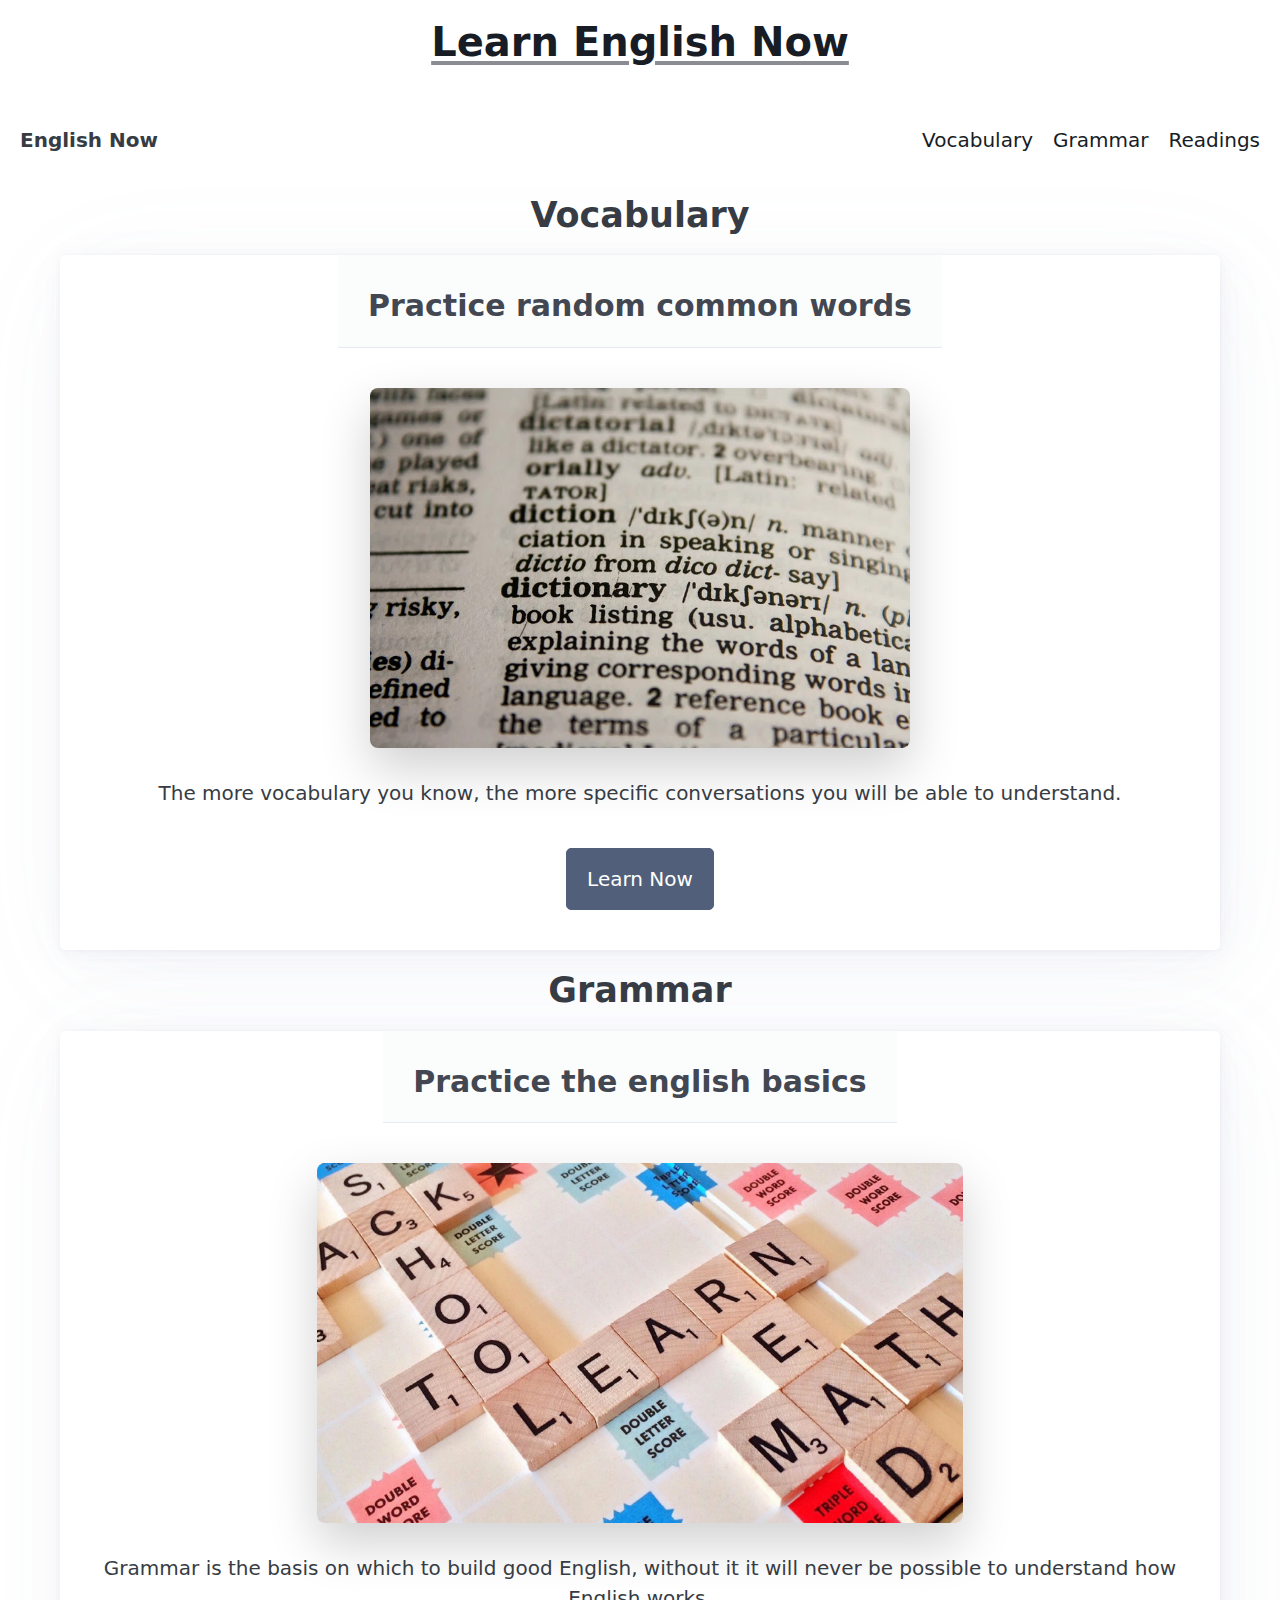
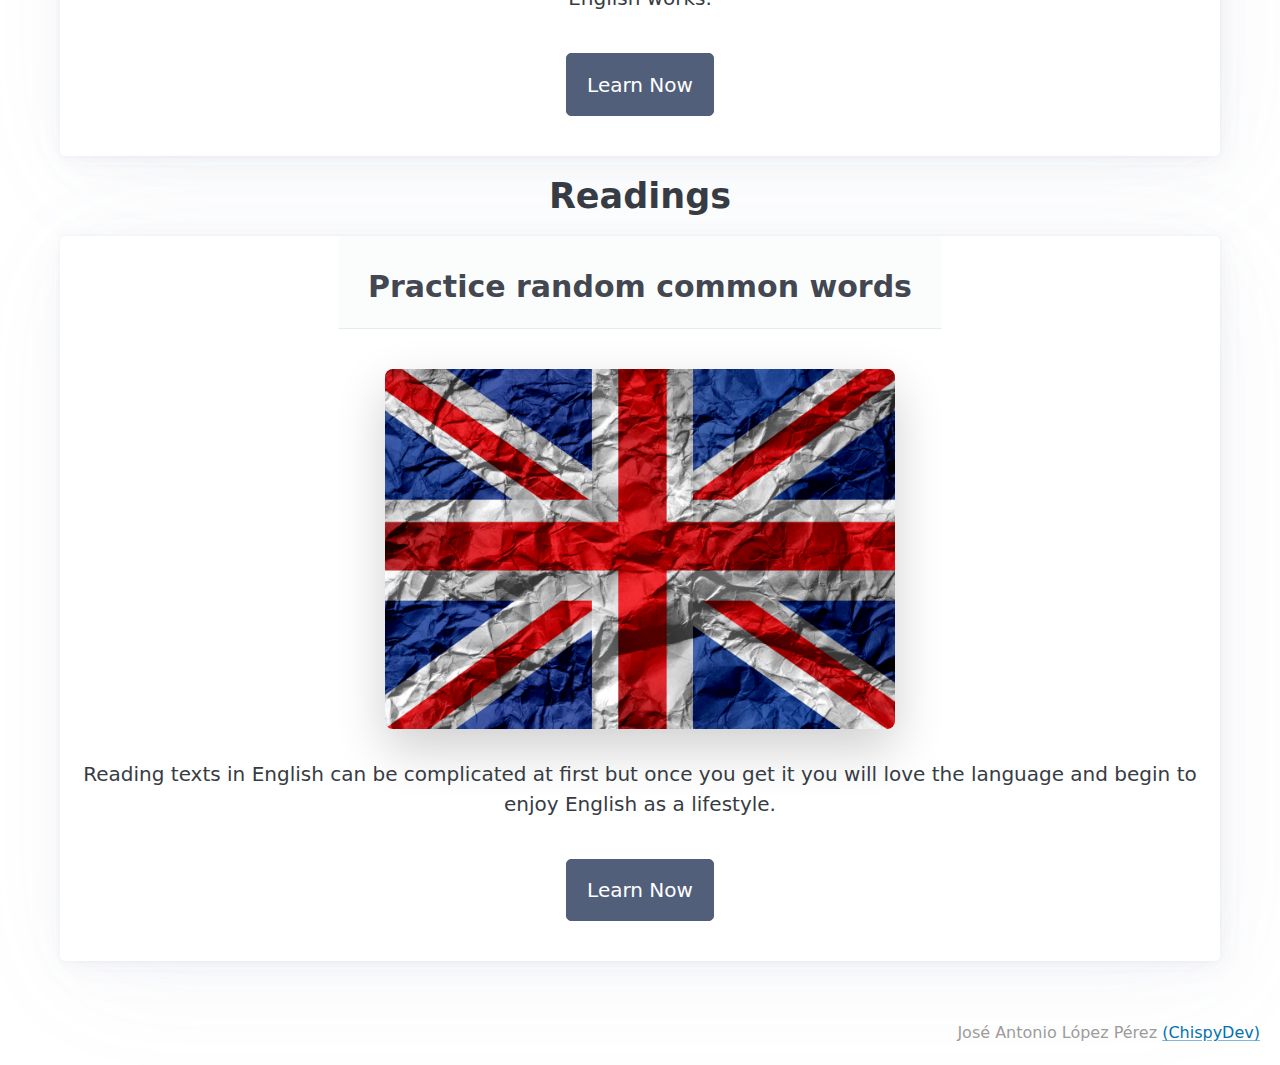
<file: index.html>
<!DOCTYPE html>
<html lang="en">
<head>
    <meta charset="UTF-8">
    <meta name="viewport" content="width=device-width, initial-scale=1.0">

    <link rel="stylesheet" href="assets/css/pico-main/css/pico.min.css">
    <link rel="stylesheet" href="assets/css/general.css">

    <title>Easy English</title>
</head>
<body>
    <header>
        <h1><a href="./index.html" class="contrast">Learn English Now</a></h1>
    </header>
    <nav>
        <ul>
            <li><strong>English Now</strong></li>
          </ul>
          <ul>
            <li><a href="#vocabulary" class="contrast">Vocabulary</a></li>
            <li><a href="#grammar" class="contrast">Grammar</a></li>
            <li><a href="#readings" class="contrast">Readings</a></li>
          </ul>
    </nav>
    <main class="container">
        <section class="container-fluid">
            <h2 id="vocabulary">Vocabulary</h2>
            <article class="english-article">
                <header><h3>Practice random common words</h3></header>
                <figure>
                    <img src="assets/img/vocabularyImg.webp" alt="Dictionary img">
                </figure>
                <p >The more vocabulary you know, the more specific conversations you will be able to understand.</p>
                <form action="/html/vocabulary.html">
                    <input class="secondary" type="submit" value="Learn Now" />
                </form>
            </article>
        </section>
        <section class="container-fluid">
            <h2 id="grammar">Grammar</h2>
            <article class="english-article">
                <header><h3>Practice the english basics</h3></header>
                <figure>
                    <img src="assets/img/grammarImg.jpg" alt="Dictionary img">
                </figure>
            
                <p >Grammar is the basis on which to build good English, without it it will never be possible to understand how English works.</p>
                <form action="/html/vocabulary.html">
                    <input class="secondary" type="submit" value="Learn Now" />
                </form>
            </article>
        </section>
        <section class="container-fluid">
            <h2 id="readings">Readings</h2>
            <article class="english-article">
                <header><h3>Practice random common words</h3></header>
                <figure>
                    <img src="assets/img/readingImg.jpg" alt="Dictionary img">
                </figure>
                <p >Reading texts in English can be complicated at first but once you get it you will love the language and begin to enjoy English as a lifestyle.</p>
                <form action="/html/vocabulary.html">
                    <input class="secondary" type="submit" value="Learn Now" />
                </form>
            </article>
        </section>

    </main>
    <footer class="footerText">José Antonio López Pérez <a href="https://github.com/ChispyDev" target="_blank">(ChispyDev)</a></footer>
</body>
</html>
</file>
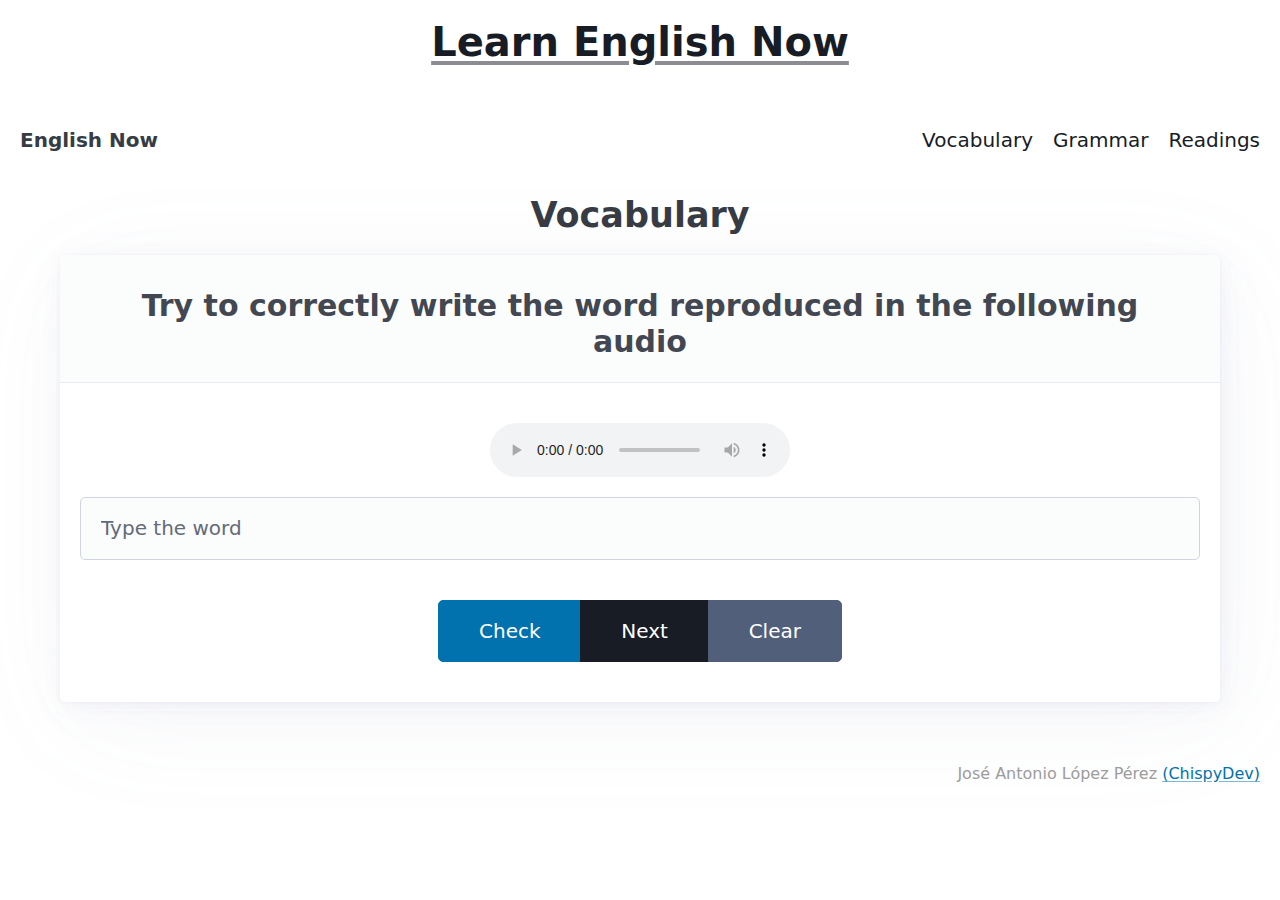
<file: html/vocabulary.html>
<!DOCTYPE html>
<html lang="en">
<head>
    <meta charset="UTF-8">
    <meta name="viewport" content="width=device-width, initial-scale=1.0">

    <link rel="stylesheet" href="/assets/css/pico-main/css/pico.min.css">
    <link rel="stylesheet" href="/assets/css/general.css">

    <title>Easy English</title>

    <script src="/assets/js/vocabulary.js"></script>
</head>
<body>
    <header>
        <h1><a href="/index.html" class="contrast">Learn English Now</a></h1>
    </header>
    <nav>
        <ul>
            <li><strong>English Now</strong></li>
          </ul>
          <ul>
            <li><a href="/index.html#vocabulary" class="contrast">Vocabulary</a></li>
            <li><a href="/index.html#grammar" class="contrast">Grammar</a></li>
            <li><a href="/index.html#readings" class="contrast">Readings</a></li>
          </ul>
    </nav>
    <main class="container">
        <section class="container-fluid">
            <h2 id="vocabulary">Vocabulary</h2>
            <article class="english-article">
                <header><h3>Try to correctly write the word reproduced in the following audio</h3></header>
                <audio class="audioElem" controls src="https://api.dictionaryapi.dev/media/pronunciations/en/example-us.mp3"></audio>
                <input type="text" id="worldInput" name="worldInput" placeholder="Type the word" aria-label="Type the word" />
                <form>
                    <fieldset role="group">
                        <button type="button" onclick="checkWord()">Check</button>
                        <button type="button" class="contrast" onclick="nextWord()">Next</button>
                        <button type="button" class="secondary"onclick="clearInput()">Clear</button>
                    </fieldset>
                </form>
                
            </article>
        </section>

    </main>
    <footer class="footerText">José Antonio López Pérez <a href="https://github.com/ChispyDev" target="_blank">(ChispyDev)</a></footer>
    
</body>
</html>
</file>
<file: assets/css/general.css>
h1{
    text-align: center;
}
h2{
    text-align: center;
}
nav{
    padding-left: 20px;
    padding-right: 20px;
}

.english-article figure img{
    display: block;
    margin-left: auto;
    margin-right: auto;
    height: 40vh;
    border-radius: 8px;
    box-shadow:  0 20px 50px 0 rgba(0, 0, 0, 0.19);
    
}
.english-article button{
    margin-left: auto;
    margin-right: auto;
    display: block;
}
.english-article p{
    text-align: center;
    padding-top: 10px;
}
.english-article h3{
    text-align: center;
    padding: 10px;
    padding-top: 20px;
    margin: 0;
}
.footerText{
    font-size: 16px;
    text-align: end;
    margin-right: 20px;
    color: rgb(156, 156, 156);
    
}
.english-article{
    display: flex;
    flex-direction: column;
    align-items: center;
    gap: 20px;
}
</file>
<file: assets/css/pico-main/css/pico.min.css>
@charset "UTF-8";/*!
 * Pico CSS ✨ v2.0.6 (https://picocss.com)
 * Copyright 2019-2024 - Licensed under MIT
 */:root{--pico-font-family-emoji:"Apple Color Emoji","Segoe UI Emoji","Segoe UI Symbol","Noto Color Emoji";--pico-font-family-sans-serif:system-ui,"Segoe UI",Roboto,Oxygen,Ubuntu,Cantarell,Helvetica,Arial,"Helvetica Neue",sans-serif,var(--pico-font-family-emoji);--pico-font-family-monospace:ui-monospace,SFMono-Regular,"SF Mono",Menlo,Consolas,"Liberation Mono",monospace,var(--pico-font-family-emoji);--pico-font-family:var(--pico-font-family-sans-serif);--pico-line-height:1.5;--pico-font-weight:400;--pico-font-size:100%;--pico-text-underline-offset:0.1rem;--pico-border-radius:0.25rem;--pico-border-width:0.0625rem;--pico-outline-width:0.125rem;--pico-transition:0.2s ease-in-out;--pico-spacing:1rem;--pico-typography-spacing-vertical:1rem;--pico-block-spacing-vertical:var(--pico-spacing);--pico-block-spacing-horizontal:var(--pico-spacing);--pico-grid-column-gap:var(--pico-spacing);--pico-grid-row-gap:var(--pico-spacing);--pico-form-element-spacing-vertical:0.75rem;--pico-form-element-spacing-horizontal:1rem;--pico-group-box-shadow:0 0 0 rgba(0, 0, 0, 0);--pico-group-box-shadow-focus-with-button:0 0 0 var(--pico-outline-width) var(--pico-primary-focus);--pico-group-box-shadow-focus-with-input:0 0 0 0.0625rem var(--pico-form-element-border-color);--pico-modal-overlay-backdrop-filter:blur(0.375rem);--pico-nav-element-spacing-vertical:1rem;--pico-nav-element-spacing-horizontal:0.5rem;--pico-nav-link-spacing-vertical:0.5rem;--pico-nav-link-spacing-horizontal:0.5rem;--pico-nav-breadcrumb-divider:">";--pico-icon-checkbox:url("data:image/svg+xml,%3Csvg xmlns='http://www.w3.org/2000/svg' width='24' height='24' viewBox='0 0 24 24' fill='none' stroke='rgb(255, 255, 255)' stroke-width='4' stroke-linecap='round' stroke-linejoin='round'%3E%3Cpolyline points='20 6 9 17 4 12'%3E%3C/polyline%3E%3C/svg%3E");--pico-icon-minus:url("data:image/svg+xml,%3Csvg xmlns='http://www.w3.org/2000/svg' width='24' height='24' viewBox='0 0 24 24' fill='none' stroke='rgb(255, 255, 255)' stroke-width='4' stroke-linecap='round' stroke-linejoin='round'%3E%3Cline x1='5' y1='12' x2='19' y2='12'%3E%3C/line%3E%3C/svg%3E");--pico-icon-chevron:url("data:image/svg+xml,%3Csvg xmlns='http://www.w3.org/2000/svg' width='24' height='24' viewBox='0 0 24 24' fill='none' stroke='rgb(136, 145, 164)' stroke-width='2' stroke-linecap='round' stroke-linejoin='round'%3E%3Cpolyline points='6 9 12 15 18 9'%3E%3C/polyline%3E%3C/svg%3E");--pico-icon-date:url("data:image/svg+xml,%3Csvg xmlns='http://www.w3.org/2000/svg' width='24' height='24' viewBox='0 0 24 24' fill='none' stroke='rgb(136, 145, 164)' stroke-width='2' stroke-linecap='round' stroke-linejoin='round'%3E%3Crect x='3' y='4' width='18' height='18' rx='2' ry='2'%3E%3C/rect%3E%3Cline x1='16' y1='2' x2='16' y2='6'%3E%3C/line%3E%3Cline x1='8' y1='2' x2='8' y2='6'%3E%3C/line%3E%3Cline x1='3' y1='10' x2='21' y2='10'%3E%3C/line%3E%3C/svg%3E");--pico-icon-time:url("data:image/svg+xml,%3Csvg xmlns='http://www.w3.org/2000/svg' width='24' height='24' viewBox='0 0 24 24' fill='none' stroke='rgb(136, 145, 164)' stroke-width='2' stroke-linecap='round' stroke-linejoin='round'%3E%3Ccircle cx='12' cy='12' r='10'%3E%3C/circle%3E%3Cpolyline points='12 6 12 12 16 14'%3E%3C/polyline%3E%3C/svg%3E");--pico-icon-search:url("data:image/svg+xml,%3Csvg xmlns='http://www.w3.org/2000/svg' width='24' height='24' viewBox='0 0 24 24' fill='none' stroke='rgb(136, 145, 164)' stroke-width='1.5' stroke-linecap='round' stroke-linejoin='round'%3E%3Ccircle cx='11' cy='11' r='8'%3E%3C/circle%3E%3Cline x1='21' y1='21' x2='16.65' y2='16.65'%3E%3C/line%3E%3C/svg%3E");--pico-icon-close:url("data:image/svg+xml,%3Csvg xmlns='http://www.w3.org/2000/svg' width='24' height='24' viewBox='0 0 24 24' fill='none' stroke='rgb(136, 145, 164)' stroke-width='3' stroke-linecap='round' stroke-linejoin='round'%3E%3Cline x1='18' y1='6' x2='6' y2='18'%3E%3C/line%3E%3Cline x1='6' y1='6' x2='18' y2='18'%3E%3C/line%3E%3C/svg%3E");--pico-icon-loading:url("data:image/svg+xml,%3Csvg fill='none' height='24' width='24' viewBox='0 0 24 24' xmlns='http://www.w3.org/2000/svg' %3E%3Cstyle%3E g %7B animation: rotate 2s linear infinite; transform-origin: center center; %7D circle %7B stroke-dasharray: 75,100; stroke-dashoffset: -5; animation: dash 1.5s ease-in-out infinite; stroke-linecap: round; %7D @keyframes rotate %7B 0%25 %7B transform: rotate(0deg); %7D 100%25 %7B transform: rotate(360deg); %7D %7D @keyframes dash %7B 0%25 %7B stroke-dasharray: 1,100; stroke-dashoffset: 0; %7D 50%25 %7B stroke-dasharray: 44.5,100; stroke-dashoffset: -17.5; %7D 100%25 %7B stroke-dasharray: 44.5,100; stroke-dashoffset: -62; %7D %7D %3C/style%3E%3Cg%3E%3Ccircle cx='12' cy='12' r='10' fill='none' stroke='rgb(136, 145, 164)' stroke-width='4' /%3E%3C/g%3E%3C/svg%3E")}@media (min-width:576px){:root{--pico-font-size:106.25%}}@media (min-width:768px){:root{--pico-font-size:112.5%}}@media (min-width:1024px){:root{--pico-font-size:118.75%}}@media (min-width:1280px){:root{--pico-font-size:125%}}@media (min-width:1536px){:root{--pico-font-size:131.25%}}a{--pico-text-decoration:underline}a.contrast,a.secondary{--pico-text-decoration:underline}small{--pico-font-size:0.875em}h1,h2,h3,h4,h5,h6{--pico-font-weight:700}h1{--pico-font-size:2rem;--pico-line-height:1.125;--pico-typography-spacing-top:3rem}h2{--pico-font-size:1.75rem;--pico-line-height:1.15;--pico-typography-spacing-top:2.625rem}h3{--pico-font-size:1.5rem;--pico-line-height:1.175;--pico-typography-spacing-top:2.25rem}h4{--pico-font-size:1.25rem;--pico-line-height:1.2;--pico-typography-spacing-top:1.874rem}h5{--pico-font-size:1.125rem;--pico-line-height:1.225;--pico-typography-spacing-top:1.6875rem}h6{--pico-font-size:1rem;--pico-line-height:1.25;--pico-typography-spacing-top:1.5rem}tfoot td,tfoot th,thead td,thead th{--pico-font-weight:600;--pico-border-width:0.1875rem}code,kbd,pre,samp{--pico-font-family:var(--pico-font-family-monospace)}kbd{--pico-font-weight:bolder}:where(select,textarea),input:not([type=submit],[type=button],[type=reset],[type=checkbox],[type=radio],[type=file]){--pico-outline-width:0.0625rem}[type=search]{--pico-border-radius:5rem}[type=checkbox],[type=radio]{--pico-border-width:0.125rem}[type=checkbox][role=switch]{--pico-border-width:0.1875rem}details.dropdown summary:not([role=button]){--pico-outline-width:0.0625rem}nav details.dropdown summary:focus-visible{--pico-outline-width:0.125rem}[role=search]{--pico-border-radius:5rem}[role=group]:has(button.secondary:focus,[type=submit].secondary:focus,[type=button].secondary:focus,[role=button].secondary:focus),[role=search]:has(button.secondary:focus,[type=submit].secondary:focus,[type=button].secondary:focus,[role=button].secondary:focus){--pico-group-box-shadow-focus-with-button:0 0 0 var(--pico-outline-width) var(--pico-secondary-focus)}[role=group]:has(button.contrast:focus,[type=submit].contrast:focus,[type=button].contrast:focus,[role=button].contrast:focus),[role=search]:has(button.contrast:focus,[type=submit].contrast:focus,[type=button].contrast:focus,[role=button].contrast:focus){--pico-group-box-shadow-focus-with-button:0 0 0 var(--pico-outline-width) var(--pico-contrast-focus)}[role=group] [role=button],[role=group] [type=button],[role=group] [type=submit],[role=group] button,[role=search] [role=button],[role=search] [type=button],[role=search] [type=submit],[role=search] button{--pico-form-element-spacing-horizontal:2rem}details summary[role=button]:not(.outline)::after{filter:brightness(0) invert(1)}[aria-busy=true]:not(input,select,textarea):is(button,[type=submit],[type=button],[type=reset],[role=button]):not(.outline)::before{filter:brightness(0) invert(1)}:root:not([data-theme=dark]),[data-theme=light]{--pico-background-color:#fff;--pico-color:#373c44;--pico-text-selection-color:rgba(2, 154, 232, 0.25);--pico-muted-color:#646b79;--pico-muted-border-color:#e7eaf0;--pico-primary:#0172ad;--pico-primary-background:#0172ad;--pico-primary-border:var(--pico-primary-background);--pico-primary-underline:rgba(1, 114, 173, 0.5);--pico-primary-hover:#015887;--pico-primary-hover-background:#02659a;--pico-primary-hover-border:var(--pico-primary-hover-background);--pico-primary-hover-underline:var(--pico-primary-hover);--pico-primary-focus:rgba(2, 154, 232, 0.5);--pico-primary-inverse:#fff;--pico-secondary:#5d6b89;--pico-secondary-background:#525f7a;--pico-secondary-border:var(--pico-secondary-background);--pico-secondary-underline:rgba(93, 107, 137, 0.5);--pico-secondary-hover:#48536b;--pico-secondary-hover-background:#48536b;--pico-secondary-hover-border:var(--pico-secondary-hover-background);--pico-secondary-hover-underline:var(--pico-secondary-hover);--pico-secondary-focus:rgba(93, 107, 137, 0.25);--pico-secondary-inverse:#fff;--pico-contrast:#181c25;--pico-contrast-background:#181c25;--pico-contrast-border:var(--pico-contrast-background);--pico-contrast-underline:rgba(24, 28, 37, 0.5);--pico-contrast-hover:#000;--pico-contrast-hover-background:#000;--pico-contrast-hover-border:var(--pico-contrast-hover-background);--pico-contrast-hover-underline:var(--pico-secondary-hover);--pico-contrast-focus:rgba(93, 107, 137, 0.25);--pico-contrast-inverse:#fff;--pico-box-shadow:0.0145rem 0.029rem 0.174rem rgba(129, 145, 181, 0.01698),0.0335rem 0.067rem 0.402rem rgba(129, 145, 181, 0.024),0.0625rem 0.125rem 0.75rem rgba(129, 145, 181, 0.03),0.1125rem 0.225rem 1.35rem rgba(129, 145, 181, 0.036),0.2085rem 0.417rem 2.502rem rgba(129, 145, 181, 0.04302),0.5rem 1rem 6rem rgba(129, 145, 181, 0.06),0 0 0 0.0625rem rgba(129, 145, 181, 0.015);--pico-h1-color:#2d3138;--pico-h2-color:#373c44;--pico-h3-color:#424751;--pico-h4-color:#4d535e;--pico-h5-color:#5c6370;--pico-h6-color:#646b79;--pico-mark-background-color:#fde7c0;--pico-mark-color:#0f1114;--pico-ins-color:#1d6a54;--pico-del-color:#883935;--pico-blockquote-border-color:var(--pico-muted-border-color);--pico-blockquote-footer-color:var(--pico-muted-color);--pico-button-box-shadow:0 0 0 rgba(0, 0, 0, 0);--pico-button-hover-box-shadow:0 0 0 rgba(0, 0, 0, 0);--pico-table-border-color:var(--pico-muted-border-color);--pico-table-row-stripped-background-color:rgba(111, 120, 135, 0.0375);--pico-code-background-color:#f3f5f7;--pico-code-color:#646b79;--pico-code-kbd-background-color:var(--pico-color);--pico-code-kbd-color:var(--pico-background-color);--pico-form-element-background-color:#fbfcfc;--pico-form-element-selected-background-color:#dfe3eb;--pico-form-element-border-color:#cfd5e2;--pico-form-element-color:#23262c;--pico-form-element-placeholder-color:var(--pico-muted-color);--pico-form-element-active-background-color:#fff;--pico-form-element-active-border-color:var(--pico-primary-border);--pico-form-element-focus-color:var(--pico-primary-border);--pico-form-element-disabled-opacity:0.5;--pico-form-element-invalid-border-color:#b86a6b;--pico-form-element-invalid-active-border-color:#c84f48;--pico-form-element-invalid-focus-color:var(--pico-form-element-invalid-active-border-color);--pico-form-element-valid-border-color:#4c9b8a;--pico-form-element-valid-active-border-color:#279977;--pico-form-element-valid-focus-color:var(--pico-form-element-valid-active-border-color);--pico-switch-background-color:#bfc7d9;--pico-switch-checked-background-color:var(--pico-primary-background);--pico-switch-color:#fff;--pico-switch-thumb-box-shadow:0 0 0 rgba(0, 0, 0, 0);--pico-range-border-color:#dfe3eb;--pico-range-active-border-color:#bfc7d9;--pico-range-thumb-border-color:var(--pico-background-color);--pico-range-thumb-color:var(--pico-secondary-background);--pico-range-thumb-active-color:var(--pico-primary-background);--pico-accordion-border-color:var(--pico-muted-border-color);--pico-accordion-active-summary-color:var(--pico-primary-hover);--pico-accordion-close-summary-color:var(--pico-color);--pico-accordion-open-summary-color:var(--pico-muted-color);--pico-card-background-color:var(--pico-background-color);--pico-card-border-color:var(--pico-muted-border-color);--pico-card-box-shadow:var(--pico-box-shadow);--pico-card-sectioning-background-color:#fbfcfc;--pico-dropdown-background-color:#fff;--pico-dropdown-border-color:#eff1f4;--pico-dropdown-box-shadow:var(--pico-box-shadow);--pico-dropdown-color:var(--pico-color);--pico-dropdown-hover-background-color:#eff1f4;--pico-loading-spinner-opacity:0.5;--pico-modal-overlay-background-color:rgba(232, 234, 237, 0.75);--pico-progress-background-color:#dfe3eb;--pico-progress-color:var(--pico-primary-background);--pico-tooltip-background-color:var(--pico-contrast-background);--pico-tooltip-color:var(--pico-contrast-inverse);--pico-icon-valid:url("data:image/svg+xml,%3Csvg xmlns='http://www.w3.org/2000/svg' width='24' height='24' viewBox='0 0 24 24' fill='none' stroke='rgb(76, 155, 138)' stroke-width='2' stroke-linecap='round' stroke-linejoin='round'%3E%3Cpolyline points='20 6 9 17 4 12'%3E%3C/polyline%3E%3C/svg%3E");--pico-icon-invalid:url("data:image/svg+xml,%3Csvg xmlns='http://www.w3.org/2000/svg' width='24' height='24' viewBox='0 0 24 24' fill='none' stroke='rgb(200, 79, 72)' stroke-width='2' stroke-linecap='round' stroke-linejoin='round'%3E%3Ccircle cx='12' cy='12' r='10'%3E%3C/circle%3E%3Cline x1='12' y1='8' x2='12' y2='12'%3E%3C/line%3E%3Cline x1='12' y1='16' x2='12.01' y2='16'%3E%3C/line%3E%3C/svg%3E");color-scheme:light}:root:not([data-theme=dark]) input:is([type=submit],[type=button],[type=reset],[type=checkbox],[type=radio],[type=file]),[data-theme=light] input:is([type=submit],[type=button],[type=reset],[type=checkbox],[type=radio],[type=file]){--pico-form-element-focus-color:var(--pico-primary-focus)}@media only screen and (prefers-color-scheme:dark){:root:not([data-theme]){--pico-background-color:#13171f;--pico-color:#c2c7d0;--pico-text-selection-color:rgba(1, 170, 255, 0.1875);--pico-muted-color:#7b8495;--pico-muted-border-color:#202632;--pico-primary:#01aaff;--pico-primary-background:#0172ad;--pico-primary-border:var(--pico-primary-background);--pico-primary-underline:rgba(1, 170, 255, 0.5);--pico-primary-hover:#79c0ff;--pico-primary-hover-background:#017fc0;--pico-primary-hover-border:var(--pico-primary-hover-background);--pico-primary-hover-underline:var(--pico-primary-hover);--pico-primary-focus:rgba(1, 170, 255, 0.375);--pico-primary-inverse:#fff;--pico-secondary:#969eaf;--pico-secondary-background:#525f7a;--pico-secondary-border:var(--pico-secondary-background);--pico-secondary-underline:rgba(150, 158, 175, 0.5);--pico-secondary-hover:#b3b9c5;--pico-secondary-hover-background:#5d6b89;--pico-secondary-hover-border:var(--pico-secondary-hover-background);--pico-secondary-hover-underline:var(--pico-secondary-hover);--pico-secondary-focus:rgba(144, 158, 190, 0.25);--pico-secondary-inverse:#fff;--pico-contrast:#dfe3eb;--pico-contrast-background:#eff1f4;--pico-contrast-border:var(--pico-contrast-background);--pico-contrast-underline:rgba(223, 227, 235, 0.5);--pico-contrast-hover:#fff;--pico-contrast-hover-background:#fff;--pico-contrast-hover-border:var(--pico-contrast-hover-background);--pico-contrast-hover-underline:var(--pico-contrast-hover);--pico-contrast-focus:rgba(207, 213, 226, 0.25);--pico-contrast-inverse:#000;--pico-box-shadow:0.0145rem 0.029rem 0.174rem rgba(7, 9, 12, 0.01698),0.0335rem 0.067rem 0.402rem rgba(7, 9, 12, 0.024),0.0625rem 0.125rem 0.75rem rgba(7, 9, 12, 0.03),0.1125rem 0.225rem 1.35rem rgba(7, 9, 12, 0.036),0.2085rem 0.417rem 2.502rem rgba(7, 9, 12, 0.04302),0.5rem 1rem 6rem rgba(7, 9, 12, 0.06),0 0 0 0.0625rem rgba(7, 9, 12, 0.015);--pico-h1-color:#f0f1f3;--pico-h2-color:#e0e3e7;--pico-h3-color:#c2c7d0;--pico-h4-color:#b3b9c5;--pico-h5-color:#a4acba;--pico-h6-color:#8891a4;--pico-mark-background-color:#014063;--pico-mark-color:#fff;--pico-ins-color:#62af9a;--pico-del-color:#ce7e7b;--pico-blockquote-border-color:var(--pico-muted-border-color);--pico-blockquote-footer-color:var(--pico-muted-color);--pico-button-box-shadow:0 0 0 rgba(0, 0, 0, 0);--pico-button-hover-box-shadow:0 0 0 rgba(0, 0, 0, 0);--pico-table-border-color:var(--pico-muted-border-color);--pico-table-row-stripped-background-color:rgba(111, 120, 135, 0.0375);--pico-code-background-color:#1a1f28;--pico-code-color:#8891a4;--pico-code-kbd-background-color:var(--pico-color);--pico-code-kbd-color:var(--pico-background-color);--pico-form-element-background-color:#1c212c;--pico-form-element-selected-background-color:#2a3140;--pico-form-element-border-color:#2a3140;--pico-form-element-color:#e0e3e7;--pico-form-element-placeholder-color:#8891a4;--pico-form-element-active-background-color:#1a1f28;--pico-form-element-active-border-color:var(--pico-primary-border);--pico-form-element-focus-color:var(--pico-primary-border);--pico-form-element-disabled-opacity:0.5;--pico-form-element-invalid-border-color:#964a50;--pico-form-element-invalid-active-border-color:#b7403b;--pico-form-element-invalid-focus-color:var(--pico-form-element-invalid-active-border-color);--pico-form-element-valid-border-color:#2a7b6f;--pico-form-element-valid-active-border-color:#16896a;--pico-form-element-valid-focus-color:var(--pico-form-element-valid-active-border-color);--pico-switch-background-color:#333c4e;--pico-switch-checked-background-color:var(--pico-primary-background);--pico-switch-color:#fff;--pico-switch-thumb-box-shadow:0 0 0 rgba(0, 0, 0, 0);--pico-range-border-color:#202632;--pico-range-active-border-color:#2a3140;--pico-range-thumb-border-color:var(--pico-background-color);--pico-range-thumb-color:var(--pico-secondary-background);--pico-range-thumb-active-color:var(--pico-primary-background);--pico-accordion-border-color:var(--pico-muted-border-color);--pico-accordion-active-summary-color:var(--pico-primary-hover);--pico-accordion-close-summary-color:var(--pico-color);--pico-accordion-open-summary-color:var(--pico-muted-color);--pico-card-background-color:#181c25;--pico-card-border-color:var(--pico-card-background-color);--pico-card-box-shadow:var(--pico-box-shadow);--pico-card-sectioning-background-color:#1a1f28;--pico-dropdown-background-color:#181c25;--pico-dropdown-border-color:#202632;--pico-dropdown-box-shadow:var(--pico-box-shadow);--pico-dropdown-color:var(--pico-color);--pico-dropdown-hover-background-color:#202632;--pico-loading-spinner-opacity:0.5;--pico-modal-overlay-background-color:rgba(8, 9, 10, 0.75);--pico-progress-background-color:#202632;--pico-progress-color:var(--pico-primary-background);--pico-tooltip-background-color:var(--pico-contrast-background);--pico-tooltip-color:var(--pico-contrast-inverse);--pico-icon-valid:url("data:image/svg+xml,%3Csvg xmlns='http://www.w3.org/2000/svg' width='24' height='24' viewBox='0 0 24 24' fill='none' stroke='rgb(42, 123, 111)' stroke-width='2' stroke-linecap='round' stroke-linejoin='round'%3E%3Cpolyline points='20 6 9 17 4 12'%3E%3C/polyline%3E%3C/svg%3E");--pico-icon-invalid:url("data:image/svg+xml,%3Csvg xmlns='http://www.w3.org/2000/svg' width='24' height='24' viewBox='0 0 24 24' fill='none' stroke='rgb(150, 74, 80)' stroke-width='2' stroke-linecap='round' stroke-linejoin='round'%3E%3Ccircle cx='12' cy='12' r='10'%3E%3C/circle%3E%3Cline x1='12' y1='8' x2='12' y2='12'%3E%3C/line%3E%3Cline x1='12' y1='16' x2='12.01' y2='16'%3E%3C/line%3E%3C/svg%3E");color-scheme:dark}:root:not([data-theme]) input:is([type=submit],[type=button],[type=reset],[type=checkbox],[type=radio],[type=file]){--pico-form-element-focus-color:var(--pico-primary-focus)}:root:not([data-theme]) details summary[role=button].contrast:not(.outline)::after{filter:brightness(0)}:root:not([data-theme]) [aria-busy=true]:not(input,select,textarea).contrast:is(button,[type=submit],[type=button],[type=reset],[role=button]):not(.outline)::before{filter:brightness(0)}}[data-theme=dark]{--pico-background-color:#13171f;--pico-color:#c2c7d0;--pico-text-selection-color:rgba(1, 170, 255, 0.1875);--pico-muted-color:#7b8495;--pico-muted-border-color:#202632;--pico-primary:#01aaff;--pico-primary-background:#0172ad;--pico-primary-border:var(--pico-primary-background);--pico-primary-underline:rgba(1, 170, 255, 0.5);--pico-primary-hover:#79c0ff;--pico-primary-hover-background:#017fc0;--pico-primary-hover-border:var(--pico-primary-hover-background);--pico-primary-hover-underline:var(--pico-primary-hover);--pico-primary-focus:rgba(1, 170, 255, 0.375);--pico-primary-inverse:#fff;--pico-secondary:#969eaf;--pico-secondary-background:#525f7a;--pico-secondary-border:var(--pico-secondary-background);--pico-secondary-underline:rgba(150, 158, 175, 0.5);--pico-secondary-hover:#b3b9c5;--pico-secondary-hover-background:#5d6b89;--pico-secondary-hover-border:var(--pico-secondary-hover-background);--pico-secondary-hover-underline:var(--pico-secondary-hover);--pico-secondary-focus:rgba(144, 158, 190, 0.25);--pico-secondary-inverse:#fff;--pico-contrast:#dfe3eb;--pico-contrast-background:#eff1f4;--pico-contrast-border:var(--pico-contrast-background);--pico-contrast-underline:rgba(223, 227, 235, 0.5);--pico-contrast-hover:#fff;--pico-contrast-hover-background:#fff;--pico-contrast-hover-border:var(--pico-contrast-hover-background);--pico-contrast-hover-underline:var(--pico-contrast-hover);--pico-contrast-focus:rgba(207, 213, 226, 0.25);--pico-contrast-inverse:#000;--pico-box-shadow:0.0145rem 0.029rem 0.174rem rgba(7, 9, 12, 0.01698),0.0335rem 0.067rem 0.402rem rgba(7, 9, 12, 0.024),0.0625rem 0.125rem 0.75rem rgba(7, 9, 12, 0.03),0.1125rem 0.225rem 1.35rem rgba(7, 9, 12, 0.036),0.2085rem 0.417rem 2.502rem rgba(7, 9, 12, 0.04302),0.5rem 1rem 6rem rgba(7, 9, 12, 0.06),0 0 0 0.0625rem rgba(7, 9, 12, 0.015);--pico-h1-color:#f0f1f3;--pico-h2-color:#e0e3e7;--pico-h3-color:#c2c7d0;--pico-h4-color:#b3b9c5;--pico-h5-color:#a4acba;--pico-h6-color:#8891a4;--pico-mark-background-color:#014063;--pico-mark-color:#fff;--pico-ins-color:#62af9a;--pico-del-color:#ce7e7b;--pico-blockquote-border-color:var(--pico-muted-border-color);--pico-blockquote-footer-color:var(--pico-muted-color);--pico-button-box-shadow:0 0 0 rgba(0, 0, 0, 0);--pico-button-hover-box-shadow:0 0 0 rgba(0, 0, 0, 0);--pico-table-border-color:var(--pico-muted-border-color);--pico-table-row-stripped-background-color:rgba(111, 120, 135, 0.0375);--pico-code-background-color:#1a1f28;--pico-code-color:#8891a4;--pico-code-kbd-background-color:var(--pico-color);--pico-code-kbd-color:var(--pico-background-color);--pico-form-element-background-color:#1c212c;--pico-form-element-selected-background-color:#2a3140;--pico-form-element-border-color:#2a3140;--pico-form-element-color:#e0e3e7;--pico-form-element-placeholder-color:#8891a4;--pico-form-element-active-background-color:#1a1f28;--pico-form-element-active-border-color:var(--pico-primary-border);--pico-form-element-focus-color:var(--pico-primary-border);--pico-form-element-disabled-opacity:0.5;--pico-form-element-invalid-border-color:#964a50;--pico-form-element-invalid-active-border-color:#b7403b;--pico-form-element-invalid-focus-color:var(--pico-form-element-invalid-active-border-color);--pico-form-element-valid-border-color:#2a7b6f;--pico-form-element-valid-active-border-color:#16896a;--pico-form-element-valid-focus-color:var(--pico-form-element-valid-active-border-color);--pico-switch-background-color:#333c4e;--pico-switch-checked-background-color:var(--pico-primary-background);--pico-switch-color:#fff;--pico-switch-thumb-box-shadow:0 0 0 rgba(0, 0, 0, 0);--pico-range-border-color:#202632;--pico-range-active-border-color:#2a3140;--pico-range-thumb-border-color:var(--pico-background-color);--pico-range-thumb-color:var(--pico-secondary-background);--pico-range-thumb-active-color:var(--pico-primary-background);--pico-accordion-border-color:var(--pico-muted-border-color);--pico-accordion-active-summary-color:var(--pico-primary-hover);--pico-accordion-close-summary-color:var(--pico-color);--pico-accordion-open-summary-color:var(--pico-muted-color);--pico-card-background-color:#181c25;--pico-card-border-color:var(--pico-card-background-color);--pico-card-box-shadow:var(--pico-box-shadow);--pico-card-sectioning-background-color:#1a1f28;--pico-dropdown-background-color:#181c25;--pico-dropdown-border-color:#202632;--pico-dropdown-box-shadow:var(--pico-box-shadow);--pico-dropdown-color:var(--pico-color);--pico-dropdown-hover-background-color:#202632;--pico-loading-spinner-opacity:0.5;--pico-modal-overlay-background-color:rgba(8, 9, 10, 0.75);--pico-progress-background-color:#202632;--pico-progress-color:var(--pico-primary-background);--pico-tooltip-background-color:var(--pico-contrast-background);--pico-tooltip-color:var(--pico-contrast-inverse);--pico-icon-valid:url("data:image/svg+xml,%3Csvg xmlns='http://www.w3.org/2000/svg' width='24' height='24' viewBox='0 0 24 24' fill='none' stroke='rgb(42, 123, 111)' stroke-width='2' stroke-linecap='round' stroke-linejoin='round'%3E%3Cpolyline points='20 6 9 17 4 12'%3E%3C/polyline%3E%3C/svg%3E");--pico-icon-invalid:url("data:image/svg+xml,%3Csvg xmlns='http://www.w3.org/2000/svg' width='24' height='24' viewBox='0 0 24 24' fill='none' stroke='rgb(150, 74, 80)' stroke-width='2' stroke-linecap='round' stroke-linejoin='round'%3E%3Ccircle cx='12' cy='12' r='10'%3E%3C/circle%3E%3Cline x1='12' y1='8' x2='12' y2='12'%3E%3C/line%3E%3Cline x1='12' y1='16' x2='12.01' y2='16'%3E%3C/line%3E%3C/svg%3E");color-scheme:dark}[data-theme=dark] input:is([type=submit],[type=button],[type=reset],[type=checkbox],[type=radio],[type=file]){--pico-form-element-focus-color:var(--pico-primary-focus)}[data-theme=dark] details summary[role=button].contrast:not(.outline)::after{filter:brightness(0)}[data-theme=dark] [aria-busy=true]:not(input,select,textarea).contrast:is(button,[type=submit],[type=button],[type=reset],[role=button]):not(.outline)::before{filter:brightness(0)}[type=checkbox],[type=radio],[type=range],progress{accent-color:var(--pico-primary)}*,::after,::before{box-sizing:border-box;background-repeat:no-repeat}::after,::before{text-decoration:inherit;vertical-align:inherit}:where(:root){-webkit-tap-highlight-color:transparent;-webkit-text-size-adjust:100%;-moz-text-size-adjust:100%;text-size-adjust:100%;background-color:var(--pico-background-color);color:var(--pico-color);font-weight:var(--pico-font-weight);font-size:var(--pico-font-size);line-height:var(--pico-line-height);font-family:var(--pico-font-family);text-underline-offset:var(--pico-text-underline-offset);text-rendering:optimizeLegibility;overflow-wrap:break-word;-moz-tab-size:4;-o-tab-size:4;tab-size:4}body{width:100%;margin:0}main{display:block}body>footer,body>header,body>main{padding-block:var(--pico-block-spacing-vertical)}section{margin-bottom:var(--pico-block-spacing-vertical)}.container,.container-fluid{width:100%;margin-right:auto;margin-left:auto;padding-right:var(--pico-spacing);padding-left:var(--pico-spacing)}@media (min-width:576px){.container{max-width:510px;padding-right:0;padding-left:0}}@media (min-width:768px){.container{max-width:700px}}@media (min-width:1024px){.container{max-width:950px}}@media (min-width:1280px){.container{max-width:1200px}}@media (min-width:1536px){.container{max-width:1450px}}.grid{grid-column-gap:var(--pico-grid-column-gap);grid-row-gap:var(--pico-grid-row-gap);display:grid;grid-template-columns:1fr}@media (min-width:768px){.grid{grid-template-columns:repeat(auto-fit,minmax(0%,1fr))}}.grid>*{min-width:0}.overflow-auto{overflow:auto}b,strong{font-weight:bolder}sub,sup{position:relative;font-size:.75em;line-height:0;vertical-align:baseline}sub{bottom:-.25em}sup{top:-.5em}address,blockquote,dl,ol,p,pre,table,ul{margin-top:0;margin-bottom:var(--pico-typography-spacing-vertical);color:var(--pico-color);font-style:normal;font-weight:var(--pico-font-weight)}h1,h2,h3,h4,h5,h6{margin-top:0;margin-bottom:var(--pico-typography-spacing-vertical);color:var(--pico-color);font-weight:var(--pico-font-weight);font-size:var(--pico-font-size);line-height:var(--pico-line-height);font-family:var(--pico-font-family)}h1{--pico-color:var(--pico-h1-color)}h2{--pico-color:var(--pico-h2-color)}h3{--pico-color:var(--pico-h3-color)}h4{--pico-color:var(--pico-h4-color)}h5{--pico-color:var(--pico-h5-color)}h6{--pico-color:var(--pico-h6-color)}:where(article,address,blockquote,dl,figure,form,ol,p,pre,table,ul)~:is(h1,h2,h3,h4,h5,h6){margin-top:var(--pico-typography-spacing-top)}p{margin-bottom:var(--pico-typography-spacing-vertical)}hgroup{margin-bottom:var(--pico-typography-spacing-vertical)}hgroup>*{margin-top:0;margin-bottom:0}hgroup>:not(:first-child):last-child{--pico-color:var(--pico-muted-color);--pico-font-weight:unset;font-size:1rem}:where(ol,ul) li{margin-bottom:calc(var(--pico-typography-spacing-vertical) * .25)}:where(dl,ol,ul) :where(dl,ol,ul){margin:0;margin-top:calc(var(--pico-typography-spacing-vertical) * .25)}ul li{list-style:square}mark{padding:.125rem .25rem;background-color:var(--pico-mark-background-color);color:var(--pico-mark-color);vertical-align:baseline}blockquote{display:block;margin:var(--pico-typography-spacing-vertical) 0;padding:var(--pico-spacing);border-right:none;border-left:.25rem solid var(--pico-blockquote-border-color);border-inline-start:0.25rem solid var(--pico-blockquote-border-color);border-inline-end:none}blockquote footer{margin-top:calc(var(--pico-typography-spacing-vertical) * .5);color:var(--pico-blockquote-footer-color)}abbr[title]{border-bottom:1px dotted;text-decoration:none;cursor:help}ins{color:var(--pico-ins-color);text-decoration:none}del{color:var(--pico-del-color)}::-moz-selection{background-color:var(--pico-text-selection-color)}::selection{background-color:var(--pico-text-selection-color)}:where(a:not([role=button])),[role=link]{--pico-color:var(--pico-primary);--pico-background-color:transparent;--pico-underline:var(--pico-primary-underline);outline:0;background-color:var(--pico-background-color);color:var(--pico-color);-webkit-text-decoration:var(--pico-text-decoration);text-decoration:var(--pico-text-decoration);text-decoration-color:var(--pico-underline);text-underline-offset:0.125em;transition:background-color var(--pico-transition),color var(--pico-transition),box-shadow var(--pico-transition),-webkit-text-decoration var(--pico-transition);transition:background-color var(--pico-transition),color var(--pico-transition),text-decoration var(--pico-transition),box-shadow var(--pico-transition);transition:background-color var(--pico-transition),color var(--pico-transition),text-decoration var(--pico-transition),box-shadow var(--pico-transition),-webkit-text-decoration var(--pico-transition)}:where(a:not([role=button])):is([aria-current]:not([aria-current=false]),:hover,:active,:focus),[role=link]:is([aria-current]:not([aria-current=false]),:hover,:active,:focus){--pico-color:var(--pico-primary-hover);--pico-underline:var(--pico-primary-hover-underline);--pico-text-decoration:underline}:where(a:not([role=button])):focus-visible,[role=link]:focus-visible{box-shadow:0 0 0 var(--pico-outline-width) var(--pico-primary-focus)}:where(a:not([role=button])).secondary,[role=link].secondary{--pico-color:var(--pico-secondary);--pico-underline:var(--pico-secondary-underline)}:where(a:not([role=button])).secondary:is([aria-current]:not([aria-current=false]),:hover,:active,:focus),[role=link].secondary:is([aria-current]:not([aria-current=false]),:hover,:active,:focus){--pico-color:var(--pico-secondary-hover);--pico-underline:var(--pico-secondary-hover-underline)}:where(a:not([role=button])).contrast,[role=link].contrast{--pico-color:var(--pico-contrast);--pico-underline:var(--pico-contrast-underline)}:where(a:not([role=button])).contrast:is([aria-current]:not([aria-current=false]),:hover,:active,:focus),[role=link].contrast:is([aria-current]:not([aria-current=false]),:hover,:active,:focus){--pico-color:var(--pico-contrast-hover);--pico-underline:var(--pico-contrast-hover-underline)}a[role=button]{display:inline-block}button{margin:0;overflow:visible;font-family:inherit;text-transform:none}[type=button],[type=reset],[type=submit],button{-webkit-appearance:button}[role=button],[type=button],[type=file]::file-selector-button,[type=reset],[type=submit],button{--pico-background-color:var(--pico-primary-background);--pico-border-color:var(--pico-primary-border);--pico-color:var(--pico-primary-inverse);--pico-box-shadow:var(--pico-button-box-shadow, 0 0 0 rgba(0, 0, 0, 0));padding:var(--pico-form-element-spacing-vertical) var(--pico-form-element-spacing-horizontal);border:var(--pico-border-width) solid var(--pico-border-color);border-radius:var(--pico-border-radius);outline:0;background-color:var(--pico-background-color);box-shadow:var(--pico-box-shadow);color:var(--pico-color);font-weight:var(--pico-font-weight);font-size:1rem;line-height:var(--pico-line-height);text-align:center;text-decoration:none;cursor:pointer;-webkit-user-select:none;-moz-user-select:none;user-select:none;transition:background-color var(--pico-transition),border-color var(--pico-transition),color var(--pico-transition),box-shadow var(--pico-transition)}[role=button]:is(:hover,:active,:focus),[role=button]:is([aria-current]:not([aria-current=false])),[type=button]:is(:hover,:active,:focus),[type=button]:is([aria-current]:not([aria-current=false])),[type=file]::file-selector-button:is(:hover,:active,:focus),[type=file]::file-selector-button:is([aria-current]:not([aria-current=false])),[type=reset]:is(:hover,:active,:focus),[type=reset]:is([aria-current]:not([aria-current=false])),[type=submit]:is(:hover,:active,:focus),[type=submit]:is([aria-current]:not([aria-current=false])),button:is(:hover,:active,:focus),button:is([aria-current]:not([aria-current=false])){--pico-background-color:var(--pico-primary-hover-background);--pico-border-color:var(--pico-primary-hover-border);--pico-box-shadow:var(--pico-button-hover-box-shadow, 0 0 0 rgba(0, 0, 0, 0));--pico-color:var(--pico-primary-inverse)}[role=button]:focus,[role=button]:is([aria-current]:not([aria-current=false])):focus,[type=button]:focus,[type=button]:is([aria-current]:not([aria-current=false])):focus,[type=file]::file-selector-button:focus,[type=file]::file-selector-button:is([aria-current]:not([aria-current=false])):focus,[type=reset]:focus,[type=reset]:is([aria-current]:not([aria-current=false])):focus,[type=submit]:focus,[type=submit]:is([aria-current]:not([aria-current=false])):focus,button:focus,button:is([aria-current]:not([aria-current=false])):focus{--pico-box-shadow:var(--pico-button-hover-box-shadow, 0 0 0 rgba(0, 0, 0, 0)),0 0 0 var(--pico-outline-width) var(--pico-primary-focus)}[type=button],[type=reset],[type=submit]{margin-bottom:var(--pico-spacing)}:is(button,[type=submit],[type=button],[role=button]).secondary,[type=file]::file-selector-button,[type=reset]{--pico-background-color:var(--pico-secondary-background);--pico-border-color:var(--pico-secondary-border);--pico-color:var(--pico-secondary-inverse);cursor:pointer}:is(button,[type=submit],[type=button],[role=button]).secondary:is([aria-current]:not([aria-current=false]),:hover,:active,:focus),[type=file]::file-selector-button:is([aria-current]:not([aria-current=false]),:hover,:active,:focus),[type=reset]:is([aria-current]:not([aria-current=false]),:hover,:active,:focus){--pico-background-color:var(--pico-secondary-hover-background);--pico-border-color:var(--pico-secondary-hover-border);--pico-color:var(--pico-secondary-inverse)}:is(button,[type=submit],[type=button],[role=button]).secondary:focus,:is(button,[type=submit],[type=button],[role=button]).secondary:is([aria-current]:not([aria-current=false])):focus,[type=file]::file-selector-button:focus,[type=file]::file-selector-button:is([aria-current]:not([aria-current=false])):focus,[type=reset]:focus,[type=reset]:is([aria-current]:not([aria-current=false])):focus{--pico-box-shadow:var(--pico-button-hover-box-shadow, 0 0 0 rgba(0, 0, 0, 0)),0 0 0 var(--pico-outline-width) var(--pico-secondary-focus)}:is(button,[type=submit],[type=button],[role=button]).contrast{--pico-background-color:var(--pico-contrast-background);--pico-border-color:var(--pico-contrast-border);--pico-color:var(--pico-contrast-inverse)}:is(button,[type=submit],[type=button],[role=button]).contrast:is([aria-current]:not([aria-current=false]),:hover,:active,:focus){--pico-background-color:var(--pico-contrast-hover-background);--pico-border-color:var(--pico-contrast-hover-border);--pico-color:var(--pico-contrast-inverse)}:is(button,[type=submit],[type=button],[role=button]).contrast:focus,:is(button,[type=submit],[type=button],[role=button]).contrast:is([aria-current]:not([aria-current=false])):focus{--pico-box-shadow:var(--pico-button-hover-box-shadow, 0 0 0 rgba(0, 0, 0, 0)),0 0 0 var(--pico-outline-width) var(--pico-contrast-focus)}:is(button,[type=submit],[type=button],[role=button]).outline,[type=reset].outline{--pico-background-color:transparent;--pico-color:var(--pico-primary);--pico-border-color:var(--pico-primary)}:is(button,[type=submit],[type=button],[role=button]).outline:is([aria-current]:not([aria-current=false]),:hover,:active,:focus),[type=reset].outline:is([aria-current]:not([aria-current=false]),:hover,:active,:focus){--pico-background-color:transparent;--pico-color:var(--pico-primary-hover);--pico-border-color:var(--pico-primary-hover)}:is(button,[type=submit],[type=button],[role=button]).outline.secondary,[type=reset].outline{--pico-color:var(--pico-secondary);--pico-border-color:var(--pico-secondary)}:is(button,[type=submit],[type=button],[role=button]).outline.secondary:is([aria-current]:not([aria-current=false]),:hover,:active,:focus),[type=reset].outline:is([aria-current]:not([aria-current=false]),:hover,:active,:focus){--pico-color:var(--pico-secondary-hover);--pico-border-color:var(--pico-secondary-hover)}:is(button,[type=submit],[type=button],[role=button]).outline.contrast{--pico-color:var(--pico-contrast);--pico-border-color:var(--pico-contrast)}:is(button,[type=submit],[type=button],[role=button]).outline.contrast:is([aria-current]:not([aria-current=false]),:hover,:active,:focus){--pico-color:var(--pico-contrast-hover);--pico-border-color:var(--pico-contrast-hover)}:where(button,[type=submit],[type=reset],[type=button],[role=button])[disabled],:where(fieldset[disabled]) :is(button,[type=submit],[type=button],[type=reset],[role=button]){opacity:.5;pointer-events:none}:where(table){width:100%;border-collapse:collapse;border-spacing:0;text-indent:0}td,th{padding:calc(var(--pico-spacing)/ 2) var(--pico-spacing);border-bottom:var(--pico-border-width) solid var(--pico-table-border-color);background-color:var(--pico-background-color);color:var(--pico-color);font-weight:var(--pico-font-weight);text-align:left;text-align:start}tfoot td,tfoot th{border-top:var(--pico-border-width) solid var(--pico-table-border-color);border-bottom:0}table.striped tbody tr:nth-child(odd) td,table.striped tbody tr:nth-child(odd) th{background-color:var(--pico-table-row-stripped-background-color)}:where(audio,canvas,iframe,img,svg,video){vertical-align:middle}audio,video{display:inline-block}audio:not([controls]){display:none;height:0}:where(iframe){border-style:none}img{max-width:100%;height:auto;border-style:none}:where(svg:not([fill])){fill:currentColor}svg:not(:root){overflow:hidden}code,kbd,pre,samp{font-size:.875em;font-family:var(--pico-font-family)}pre code{font-size:inherit;font-family:inherit}pre{-ms-overflow-style:scrollbar;overflow:auto}code,kbd,pre{border-radius:var(--pico-border-radius);background:var(--pico-code-background-color);color:var(--pico-code-color);font-weight:var(--pico-font-weight);line-height:initial}code,kbd{display:inline-block;padding:.375rem}pre{display:block;margin-bottom:var(--pico-spacing);overflow-x:auto}pre>code{display:block;padding:var(--pico-spacing);background:0 0;line-height:var(--pico-line-height)}kbd{background-color:var(--pico-code-kbd-background-color);color:var(--pico-code-kbd-color);vertical-align:baseline}figure{display:block;margin:0;padding:0}figure figcaption{padding:calc(var(--pico-spacing) * .5) 0;color:var(--pico-muted-color)}hr{height:0;margin:var(--pico-typography-spacing-vertical) 0;border:0;border-top:1px solid var(--pico-muted-border-color);color:inherit}[hidden],template{display:none!important}canvas{display:inline-block}input,optgroup,select,textarea{margin:0;font-size:1rem;line-height:var(--pico-line-height);font-family:inherit;letter-spacing:inherit}input{overflow:visible}select{text-transform:none}legend{max-width:100%;padding:0;color:inherit;white-space:normal}textarea{overflow:auto}[type=checkbox],[type=radio]{padding:0}::-webkit-inner-spin-button,::-webkit-outer-spin-button{height:auto}[type=search]{-webkit-appearance:textfield;outline-offset:-2px}[type=search]::-webkit-search-decoration{-webkit-appearance:none}::-webkit-file-upload-button{-webkit-appearance:button;font:inherit}::-moz-focus-inner{padding:0;border-style:none}:-moz-focusring{outline:0}:-moz-ui-invalid{box-shadow:none}::-ms-expand{display:none}[type=file],[type=range]{padding:0;border-width:0}input:not([type=checkbox],[type=radio],[type=range]){height:calc(1rem * var(--pico-line-height) + var(--pico-form-element-spacing-vertical) * 2 + var(--pico-border-width) * 2)}fieldset{width:100%;margin:0;margin-bottom:var(--pico-spacing);padding:0;border:0}fieldset legend,label{display:block;margin-bottom:calc(var(--pico-spacing) * .375);color:var(--pico-color);font-weight:var(--pico-form-label-font-weight,var(--pico-font-weight))}fieldset legend{margin-bottom:calc(var(--pico-spacing) * .5)}button[type=submit],input:not([type=checkbox],[type=radio]),select,textarea{width:100%}input:not([type=checkbox],[type=radio],[type=range],[type=file]),select,textarea{-webkit-appearance:none;-moz-appearance:none;appearance:none;padding:var(--pico-form-element-spacing-vertical) var(--pico-form-element-spacing-horizontal)}input,select,textarea{--pico-background-color:var(--pico-form-element-background-color);--pico-border-color:var(--pico-form-element-border-color);--pico-color:var(--pico-form-element-color);--pico-box-shadow:none;border:var(--pico-border-width) solid var(--pico-border-color);border-radius:var(--pico-border-radius);outline:0;background-color:var(--pico-background-color);box-shadow:var(--pico-box-shadow);color:var(--pico-color);font-weight:var(--pico-font-weight);transition:background-color var(--pico-transition),border-color var(--pico-transition),color var(--pico-transition),box-shadow var(--pico-transition)}:where(select,textarea):not([readonly]):is(:active,:focus),input:not([type=submit],[type=button],[type=reset],[type=checkbox],[type=radio],[readonly]):is(:active,:focus){--pico-background-color:var(--pico-form-element-active-background-color)}:where(select,textarea):not([readonly]):is(:active,:focus),input:not([type=submit],[type=button],[type=reset],[role=switch],[readonly]):is(:active,:focus){--pico-border-color:var(--pico-form-element-active-border-color)}:where(select,textarea):not([readonly]):focus,input:not([type=submit],[type=button],[type=reset],[type=range],[type=file],[readonly]):focus{--pico-box-shadow:0 0 0 var(--pico-outline-width) var(--pico-form-element-focus-color)}:where(fieldset[disabled]) :is(input:not([type=submit],[type=button],[type=reset]),select,textarea),input:not([type=submit],[type=button],[type=reset])[disabled],label[aria-disabled=true],select[disabled],textarea[disabled]{opacity:var(--pico-form-element-disabled-opacity);pointer-events:none}label[aria-disabled=true] input[disabled]{opacity:1}:where(input,select,textarea):not([type=checkbox],[type=radio],[type=date],[type=datetime-local],[type=month],[type=time],[type=week],[type=range])[aria-invalid]{padding-right:calc(var(--pico-form-element-spacing-horizontal) + 1.5rem)!important;padding-left:var(--pico-form-element-spacing-horizontal);padding-inline-start:var(--pico-form-element-spacing-horizontal)!important;padding-inline-end:calc(var(--pico-form-element-spacing-horizontal) + 1.5rem)!important;background-position:center right .75rem;background-size:1rem auto;background-repeat:no-repeat}:where(input,select,textarea):not([type=checkbox],[type=radio],[type=date],[type=datetime-local],[type=month],[type=time],[type=week],[type=range])[aria-invalid=false]:not(select){background-image:var(--pico-icon-valid)}:where(input,select,textarea):not([type=checkbox],[type=radio],[type=date],[type=datetime-local],[type=month],[type=time],[type=week],[type=range])[aria-invalid=true]:not(select){background-image:var(--pico-icon-invalid)}:where(input,select,textarea)[aria-invalid=false]{--pico-border-color:var(--pico-form-element-valid-border-color)}:where(input,select,textarea)[aria-invalid=false]:is(:active,:focus){--pico-border-color:var(--pico-form-element-valid-active-border-color)!important}:where(input,select,textarea)[aria-invalid=false]:is(:active,:focus):not([type=checkbox],[type=radio]){--pico-box-shadow:0 0 0 var(--pico-outline-width) var(--pico-form-element-valid-focus-color)!important}:where(input,select,textarea)[aria-invalid=true]{--pico-border-color:var(--pico-form-element-invalid-border-color)}:where(input,select,textarea)[aria-invalid=true]:is(:active,:focus){--pico-border-color:var(--pico-form-element-invalid-active-border-color)!important}:where(input,select,textarea)[aria-invalid=true]:is(:active,:focus):not([type=checkbox],[type=radio]){--pico-box-shadow:0 0 0 var(--pico-outline-width) var(--pico-form-element-invalid-focus-color)!important}[dir=rtl] :where(input,select,textarea):not([type=checkbox],[type=radio]):is([aria-invalid],[aria-invalid=true],[aria-invalid=false]){background-position:center left .75rem}input::-webkit-input-placeholder,input::placeholder,select:invalid,textarea::-webkit-input-placeholder,textarea::placeholder{color:var(--pico-form-element-placeholder-color);opacity:1}input:not([type=checkbox],[type=radio]),select,textarea{margin-bottom:var(--pico-spacing)}select::-ms-expand{border:0;background-color:transparent}select:not([multiple],[size]){padding-right:calc(var(--pico-form-element-spacing-horizontal) + 1.5rem);padding-left:var(--pico-form-element-spacing-horizontal);padding-inline-start:var(--pico-form-element-spacing-horizontal);padding-inline-end:calc(var(--pico-form-element-spacing-horizontal) + 1.5rem);background-image:var(--pico-icon-chevron);background-position:center right .75rem;background-size:1rem auto;background-repeat:no-repeat}select[multiple] option:checked{background:var(--pico-form-element-selected-background-color);color:var(--pico-form-element-color)}[dir=rtl] select:not([multiple],[size]){background-position:center left .75rem}textarea{display:block;resize:vertical}textarea[aria-invalid]{--pico-icon-height:calc(1rem * var(--pico-line-height) + var(--pico-form-element-spacing-vertical) * 2 + var(--pico-border-width) * 2);background-position:top right .75rem!important;background-size:1rem var(--pico-icon-height)!important}:where(input,select,textarea,fieldset,.grid)+small{display:block;width:100%;margin-top:calc(var(--pico-spacing) * -.75);margin-bottom:var(--pico-spacing);color:var(--pico-muted-color)}:where(input,select,textarea,fieldset,.grid)[aria-invalid=false]+small{color:var(--pico-ins-color)}:where(input,select,textarea,fieldset,.grid)[aria-invalid=true]+small{color:var(--pico-del-color)}label>:where(input,select,textarea){margin-top:calc(var(--pico-spacing) * .25)}label:has([type=checkbox],[type=radio]){width:-moz-fit-content;width:fit-content;cursor:pointer}[type=checkbox],[type=radio]{-webkit-appearance:none;-moz-appearance:none;appearance:none;width:1.25em;height:1.25em;margin-top:-.125em;margin-inline-end:.5em;border-width:var(--pico-border-width);vertical-align:middle;cursor:pointer}[type=checkbox]::-ms-check,[type=radio]::-ms-check{display:none}[type=checkbox]:checked,[type=checkbox]:checked:active,[type=checkbox]:checked:focus,[type=radio]:checked,[type=radio]:checked:active,[type=radio]:checked:focus{--pico-background-color:var(--pico-primary-background);--pico-border-color:var(--pico-primary-border);background-image:var(--pico-icon-checkbox);background-position:center;background-size:.75em auto;background-repeat:no-repeat}[type=checkbox]~label,[type=radio]~label{display:inline-block;margin-bottom:0;cursor:pointer}[type=checkbox]~label:not(:last-of-type),[type=radio]~label:not(:last-of-type){margin-inline-end:1em}[type=checkbox]:indeterminate{--pico-background-color:var(--pico-primary-background);--pico-border-color:var(--pico-primary-border);background-image:var(--pico-icon-minus);background-position:center;background-size:.75em auto;background-repeat:no-repeat}[type=radio]{border-radius:50%}[type=radio]:checked,[type=radio]:checked:active,[type=radio]:checked:focus{--pico-background-color:var(--pico-primary-inverse);border-width:.35em;background-image:none}[type=checkbox][role=switch]{--pico-background-color:var(--pico-switch-background-color);--pico-color:var(--pico-switch-color);width:2.25em;height:1.25em;border:var(--pico-border-width) solid var(--pico-border-color);border-radius:1.25em;background-color:var(--pico-background-color);line-height:1.25em}[type=checkbox][role=switch]:not([aria-invalid]){--pico-border-color:var(--pico-switch-background-color)}[type=checkbox][role=switch]:before{display:block;aspect-ratio:1;height:100%;border-radius:50%;background-color:var(--pico-color);box-shadow:var(--pico-switch-thumb-box-shadow);content:"";transition:margin .1s ease-in-out}[type=checkbox][role=switch]:focus{--pico-background-color:var(--pico-switch-background-color);--pico-border-color:var(--pico-switch-background-color)}[type=checkbox][role=switch]:checked{--pico-background-color:var(--pico-switch-checked-background-color);--pico-border-color:var(--pico-switch-checked-background-color);background-image:none}[type=checkbox][role=switch]:checked::before{margin-inline-start:calc(2.25em - 1.25em)}[type=checkbox][role=switch][disabled]{--pico-background-color:var(--pico-border-color)}[type=checkbox][aria-invalid=false]:checked,[type=checkbox][aria-invalid=false]:checked:active,[type=checkbox][aria-invalid=false]:checked:focus,[type=checkbox][role=switch][aria-invalid=false]:checked,[type=checkbox][role=switch][aria-invalid=false]:checked:active,[type=checkbox][role=switch][aria-invalid=false]:checked:focus{--pico-background-color:var(--pico-form-element-valid-border-color)}[type=checkbox]:checked:active[aria-invalid=true],[type=checkbox]:checked:focus[aria-invalid=true],[type=checkbox]:checked[aria-invalid=true],[type=checkbox][role=switch]:checked:active[aria-invalid=true],[type=checkbox][role=switch]:checked:focus[aria-invalid=true],[type=checkbox][role=switch]:checked[aria-invalid=true]{--pico-background-color:var(--pico-form-element-invalid-border-color)}[type=checkbox][aria-invalid=false]:checked,[type=checkbox][aria-invalid=false]:checked:active,[type=checkbox][aria-invalid=false]:checked:focus,[type=checkbox][role=switch][aria-invalid=false]:checked,[type=checkbox][role=switch][aria-invalid=false]:checked:active,[type=checkbox][role=switch][aria-invalid=false]:checked:focus,[type=radio][aria-invalid=false]:checked,[type=radio][aria-invalid=false]:checked:active,[type=radio][aria-invalid=false]:checked:focus{--pico-border-color:var(--pico-form-element-valid-border-color)}[type=checkbox]:checked:active[aria-invalid=true],[type=checkbox]:checked:focus[aria-invalid=true],[type=checkbox]:checked[aria-invalid=true],[type=checkbox][role=switch]:checked:active[aria-invalid=true],[type=checkbox][role=switch]:checked:focus[aria-invalid=true],[type=checkbox][role=switch]:checked[aria-invalid=true],[type=radio]:checked:active[aria-invalid=true],[type=radio]:checked:focus[aria-invalid=true],[type=radio]:checked[aria-invalid=true]{--pico-border-color:var(--pico-form-element-invalid-border-color)}[type=color]::-webkit-color-swatch-wrapper{padding:0}[type=color]::-moz-focus-inner{padding:0}[type=color]::-webkit-color-swatch{border:0;border-radius:calc(var(--pico-border-radius) * .5)}[type=color]::-moz-color-swatch{border:0;border-radius:calc(var(--pico-border-radius) * .5)}input:not([type=checkbox],[type=radio],[type=range],[type=file]):is([type=date],[type=datetime-local],[type=month],[type=time],[type=week]){--pico-icon-position:0.75rem;--pico-icon-width:1rem;padding-right:calc(var(--pico-icon-width) + var(--pico-icon-position));background-image:var(--pico-icon-date);background-position:center right var(--pico-icon-position);background-size:var(--pico-icon-width) auto;background-repeat:no-repeat}input:not([type=checkbox],[type=radio],[type=range],[type=file])[type=time]{background-image:var(--pico-icon-time)}[type=date]::-webkit-calendar-picker-indicator,[type=datetime-local]::-webkit-calendar-picker-indicator,[type=month]::-webkit-calendar-picker-indicator,[type=time]::-webkit-calendar-picker-indicator,[type=week]::-webkit-calendar-picker-indicator{width:var(--pico-icon-width);margin-right:calc(var(--pico-icon-width) * -1);margin-left:var(--pico-icon-position);opacity:0}@-moz-document url-prefix(){[type=date],[type=datetime-local],[type=month],[type=time],[type=week]{padding-right:var(--pico-form-element-spacing-horizontal)!important;background-image:none!important}}[dir=rtl] :is([type=date],[type=datetime-local],[type=month],[type=time],[type=week]){text-align:right}[type=file]{--pico-color:var(--pico-muted-color);margin-left:calc(var(--pico-outline-width) * -1);padding:calc(var(--pico-form-element-spacing-vertical) * .5) 0;padding-left:var(--pico-outline-width);border:0;border-radius:0;background:0 0}[type=file]::file-selector-button{margin-right:calc(var(--pico-spacing)/ 2);padding:calc(var(--pico-form-element-spacing-vertical) * .5) var(--pico-form-element-spacing-horizontal)}[type=file]:is(:hover,:active,:focus)::file-selector-button{--pico-background-color:var(--pico-secondary-hover-background);--pico-border-color:var(--pico-secondary-hover-border)}[type=file]:focus::file-selector-button{--pico-box-shadow:var(--pico-button-hover-box-shadow, 0 0 0 rgba(0, 0, 0, 0)),0 0 0 var(--pico-outline-width) var(--pico-secondary-focus)}[type=range]{-webkit-appearance:none;-moz-appearance:none;appearance:none;width:100%;height:1.25rem;background:0 0}[type=range]::-webkit-slider-runnable-track{width:100%;height:.375rem;border-radius:var(--pico-border-radius);background-color:var(--pico-range-border-color);-webkit-transition:background-color var(--pico-transition),box-shadow var(--pico-transition);transition:background-color var(--pico-transition),box-shadow var(--pico-transition)}[type=range]::-moz-range-track{width:100%;height:.375rem;border-radius:var(--pico-border-radius);background-color:var(--pico-range-border-color);-moz-transition:background-color var(--pico-transition),box-shadow var(--pico-transition);transition:background-color var(--pico-transition),box-shadow var(--pico-transition)}[type=range]::-ms-track{width:100%;height:.375rem;border-radius:var(--pico-border-radius);background-color:var(--pico-range-border-color);-ms-transition:background-color var(--pico-transition),box-shadow var(--pico-transition);transition:background-color var(--pico-transition),box-shadow var(--pico-transition)}[type=range]::-webkit-slider-thumb{-webkit-appearance:none;width:1.25rem;height:1.25rem;margin-top:-.4375rem;border:2px solid var(--pico-range-thumb-border-color);border-radius:50%;background-color:var(--pico-range-thumb-color);cursor:pointer;-webkit-transition:background-color var(--pico-transition),transform var(--pico-transition);transition:background-color var(--pico-transition),transform var(--pico-transition)}[type=range]::-moz-range-thumb{-webkit-appearance:none;width:1.25rem;height:1.25rem;margin-top:-.4375rem;border:2px solid var(--pico-range-thumb-border-color);border-radius:50%;background-color:var(--pico-range-thumb-color);cursor:pointer;-moz-transition:background-color var(--pico-transition),transform var(--pico-transition);transition:background-color var(--pico-transition),transform var(--pico-transition)}[type=range]::-ms-thumb{-webkit-appearance:none;width:1.25rem;height:1.25rem;margin-top:-.4375rem;border:2px solid var(--pico-range-thumb-border-color);border-radius:50%;background-color:var(--pico-range-thumb-color);cursor:pointer;-ms-transition:background-color var(--pico-transition),transform var(--pico-transition);transition:background-color var(--pico-transition),transform var(--pico-transition)}[type=range]:active,[type=range]:focus-within{--pico-range-border-color:var(--pico-range-active-border-color);--pico-range-thumb-color:var(--pico-range-thumb-active-color)}[type=range]:active::-webkit-slider-thumb{transform:scale(1.25)}[type=range]:active::-moz-range-thumb{transform:scale(1.25)}[type=range]:active::-ms-thumb{transform:scale(1.25)}input:not([type=checkbox],[type=radio],[type=range],[type=file])[type=search]{padding-inline-start:calc(var(--pico-form-element-spacing-horizontal) + 1.75rem);background-image:var(--pico-icon-search);background-position:center left calc(var(--pico-form-element-spacing-horizontal) + .125rem);background-size:1rem auto;background-repeat:no-repeat}input:not([type=checkbox],[type=radio],[type=range],[type=file])[type=search][aria-invalid]{padding-inline-start:calc(var(--pico-form-element-spacing-horizontal) + 1.75rem)!important;background-position:center left 1.125rem,center right .75rem}input:not([type=checkbox],[type=radio],[type=range],[type=file])[type=search][aria-invalid=false]{background-image:var(--pico-icon-search),var(--pico-icon-valid)}input:not([type=checkbox],[type=radio],[type=range],[type=file])[type=search][aria-invalid=true]{background-image:var(--pico-icon-search),var(--pico-icon-invalid)}[dir=rtl] :where(input):not([type=checkbox],[type=radio],[type=range],[type=file])[type=search]{background-position:center right 1.125rem}[dir=rtl] :where(input):not([type=checkbox],[type=radio],[type=range],[type=file])[type=search][aria-invalid]{background-position:center right 1.125rem,center left .75rem}details{display:block;margin-bottom:var(--pico-spacing)}details summary{line-height:1rem;list-style-type:none;cursor:pointer;transition:color var(--pico-transition)}details summary:not([role]){color:var(--pico-accordion-close-summary-color)}details summary::-webkit-details-marker{display:none}details summary::marker{display:none}details summary::-moz-list-bullet{list-style-type:none}details summary::after{display:block;width:1rem;height:1rem;margin-inline-start:calc(var(--pico-spacing,1rem) * .5);float:right;transform:rotate(-90deg);background-image:var(--pico-icon-chevron);background-position:right center;background-size:1rem auto;background-repeat:no-repeat;content:"";transition:transform var(--pico-transition)}details summary:focus{outline:0}details summary:focus:not([role]){color:var(--pico-accordion-active-summary-color)}details summary:focus-visible:not([role]){outline:var(--pico-outline-width) solid var(--pico-primary-focus);outline-offset:calc(var(--pico-spacing,1rem) * 0.5);color:var(--pico-primary)}details summary[role=button]{width:100%;text-align:left}details summary[role=button]::after{height:calc(1rem * var(--pico-line-height,1.5))}details[open]>summary{margin-bottom:var(--pico-spacing)}details[open]>summary:not([role]):not(:focus){color:var(--pico-accordion-open-summary-color)}details[open]>summary::after{transform:rotate(0)}[dir=rtl] details summary{text-align:right}[dir=rtl] details summary::after{float:left;background-position:left center}article{margin-bottom:var(--pico-block-spacing-vertical);padding:var(--pico-block-spacing-vertical) var(--pico-block-spacing-horizontal);border-radius:var(--pico-border-radius);background:var(--pico-card-background-color);box-shadow:var(--pico-card-box-shadow)}article>footer,article>header{margin-right:calc(var(--pico-block-spacing-horizontal) * -1);margin-left:calc(var(--pico-block-spacing-horizontal) * -1);padding:calc(var(--pico-block-spacing-vertical) * .66) var(--pico-block-spacing-horizontal);background-color:var(--pico-card-sectioning-background-color)}article>header{margin-top:calc(var(--pico-block-spacing-vertical) * -1);margin-bottom:var(--pico-block-spacing-vertical);border-bottom:var(--pico-border-width) solid var(--pico-card-border-color);border-top-right-radius:var(--pico-border-radius);border-top-left-radius:var(--pico-border-radius)}article>footer{margin-top:var(--pico-block-spacing-vertical);margin-bottom:calc(var(--pico-block-spacing-vertical) * -1);border-top:var(--pico-border-width) solid var(--pico-card-border-color);border-bottom-right-radius:var(--pico-border-radius);border-bottom-left-radius:var(--pico-border-radius)}details.dropdown{position:relative;border-bottom:none}details.dropdown summary::after,details.dropdown>a::after,details.dropdown>button::after{display:block;width:1rem;height:calc(1rem * var(--pico-line-height,1.5));margin-inline-start:.25rem;float:right;transform:rotate(0) translateX(.2rem);background-image:var(--pico-icon-chevron);background-position:right center;background-size:1rem auto;background-repeat:no-repeat;content:""}nav details.dropdown{margin-bottom:0}details.dropdown summary:not([role]){height:calc(1rem * var(--pico-line-height) + var(--pico-form-element-spacing-vertical) * 2 + var(--pico-border-width) * 2);padding:var(--pico-form-element-spacing-vertical) var(--pico-form-element-spacing-horizontal);border:var(--pico-border-width) solid var(--pico-form-element-border-color);border-radius:var(--pico-border-radius);background-color:var(--pico-form-element-background-color);color:var(--pico-form-element-placeholder-color);line-height:inherit;cursor:pointer;-webkit-user-select:none;-moz-user-select:none;user-select:none;transition:background-color var(--pico-transition),border-color var(--pico-transition),color var(--pico-transition),box-shadow var(--pico-transition)}details.dropdown summary:not([role]):active,details.dropdown summary:not([role]):focus{border-color:var(--pico-form-element-active-border-color);background-color:var(--pico-form-element-active-background-color)}details.dropdown summary:not([role]):focus{box-shadow:0 0 0 var(--pico-outline-width) var(--pico-form-element-focus-color)}details.dropdown summary:not([role]):focus-visible{outline:0}details.dropdown summary:not([role])[aria-invalid=false]{--pico-form-element-border-color:var(--pico-form-element-valid-border-color);--pico-form-element-active-border-color:var(--pico-form-element-valid-focus-color);--pico-form-element-focus-color:var(--pico-form-element-valid-focus-color)}details.dropdown summary:not([role])[aria-invalid=true]{--pico-form-element-border-color:var(--pico-form-element-invalid-border-color);--pico-form-element-active-border-color:var(--pico-form-element-invalid-focus-color);--pico-form-element-focus-color:var(--pico-form-element-invalid-focus-color)}nav details.dropdown{display:inline;margin:calc(var(--pico-nav-element-spacing-vertical) * -1) 0}nav details.dropdown summary::after{transform:rotate(0) translateX(0)}nav details.dropdown summary:not([role]){height:calc(1rem * var(--pico-line-height) + var(--pico-nav-link-spacing-vertical) * 2);padding:calc(var(--pico-nav-link-spacing-vertical) - var(--pico-border-width) * 2) var(--pico-nav-link-spacing-horizontal)}nav details.dropdown summary:not([role]):focus-visible{box-shadow:0 0 0 var(--pico-outline-width) var(--pico-primary-focus)}details.dropdown summary+ul{display:flex;z-index:99;position:absolute;left:0;flex-direction:column;width:100%;min-width:-moz-fit-content;min-width:fit-content;margin:0;margin-top:var(--pico-outline-width);padding:0;border:var(--pico-border-width) solid var(--pico-dropdown-border-color);border-radius:var(--pico-border-radius);background-color:var(--pico-dropdown-background-color);box-shadow:var(--pico-dropdown-box-shadow);color:var(--pico-dropdown-color);white-space:nowrap;opacity:0;transition:opacity var(--pico-transition),transform 0s ease-in-out 1s}details.dropdown summary+ul[dir=rtl]{right:0;left:auto}details.dropdown summary+ul li{width:100%;margin-bottom:0;padding:calc(var(--pico-form-element-spacing-vertical) * .5) var(--pico-form-element-spacing-horizontal);list-style:none}details.dropdown summary+ul li:first-of-type{margin-top:calc(var(--pico-form-element-spacing-vertical) * .5)}details.dropdown summary+ul li:last-of-type{margin-bottom:calc(var(--pico-form-element-spacing-vertical) * .5)}details.dropdown summary+ul li a{display:block;margin:calc(var(--pico-form-element-spacing-vertical) * -.5) calc(var(--pico-form-element-spacing-horizontal) * -1);padding:calc(var(--pico-form-element-spacing-vertical) * .5) var(--pico-form-element-spacing-horizontal);overflow:hidden;border-radius:0;color:var(--pico-dropdown-color);text-decoration:none;text-overflow:ellipsis}details.dropdown summary+ul li a:active,details.dropdown summary+ul li a:focus,details.dropdown summary+ul li a:focus-visible,details.dropdown summary+ul li a:hover,details.dropdown summary+ul li a[aria-current]:not([aria-current=false]){background-color:var(--pico-dropdown-hover-background-color)}details.dropdown summary+ul li label{width:100%}details.dropdown summary+ul li:has(label):hover{background-color:var(--pico-dropdown-hover-background-color)}details.dropdown[open] summary{margin-bottom:0}details.dropdown[open] summary+ul{transform:scaleY(1);opacity:1;transition:opacity var(--pico-transition),transform 0s ease-in-out 0s}details.dropdown[open] summary::before{display:block;z-index:1;position:fixed;width:100vw;height:100vh;inset:0;background:0 0;content:"";cursor:default}label>details.dropdown{margin-top:calc(var(--pico-spacing) * .25)}[role=group],[role=search]{display:inline-flex;position:relative;width:100%;margin-bottom:var(--pico-spacing);border-radius:var(--pico-border-radius);box-shadow:var(--pico-group-box-shadow,0 0 0 transparent);vertical-align:middle;transition:box-shadow var(--pico-transition)}[role=group] input:not([type=checkbox],[type=radio]),[role=group] select,[role=group]>*,[role=search] input:not([type=checkbox],[type=radio]),[role=search] select,[role=search]>*{position:relative;flex:1 1 auto;margin-bottom:0}[role=group] input:not([type=checkbox],[type=radio]):not(:first-child),[role=group] select:not(:first-child),[role=group]>:not(:first-child),[role=search] input:not([type=checkbox],[type=radio]):not(:first-child),[role=search] select:not(:first-child),[role=search]>:not(:first-child){margin-left:0;border-top-left-radius:0;border-bottom-left-radius:0}[role=group] input:not([type=checkbox],[type=radio]):not(:last-child),[role=group] select:not(:last-child),[role=group]>:not(:last-child),[role=search] input:not([type=checkbox],[type=radio]):not(:last-child),[role=search] select:not(:last-child),[role=search]>:not(:last-child){border-top-right-radius:0;border-bottom-right-radius:0}[role=group] input:not([type=checkbox],[type=radio]):focus,[role=group] select:focus,[role=group]>:focus,[role=search] input:not([type=checkbox],[type=radio]):focus,[role=search] select:focus,[role=search]>:focus{z-index:2}[role=group] [role=button]:not(:first-child),[role=group] [type=button]:not(:first-child),[role=group] [type=reset]:not(:first-child),[role=group] [type=submit]:not(:first-child),[role=group] button:not(:first-child),[role=group] input:not([type=checkbox],[type=radio]):not(:first-child),[role=group] select:not(:first-child),[role=search] [role=button]:not(:first-child),[role=search] [type=button]:not(:first-child),[role=search] [type=reset]:not(:first-child),[role=search] [type=submit]:not(:first-child),[role=search] button:not(:first-child),[role=search] input:not([type=checkbox],[type=radio]):not(:first-child),[role=search] select:not(:first-child){margin-left:calc(var(--pico-border-width) * -1)}[role=group] [role=button],[role=group] [type=button],[role=group] [type=reset],[role=group] [type=submit],[role=group] button,[role=search] [role=button],[role=search] [type=button],[role=search] [type=reset],[role=search] [type=submit],[role=search] button{width:auto}@supports selector(:has(*)){[role=group]:has(button:focus,[type=submit]:focus,[type=button]:focus,[role=button]:focus),[role=search]:has(button:focus,[type=submit]:focus,[type=button]:focus,[role=button]:focus){--pico-group-box-shadow:var(--pico-group-box-shadow-focus-with-button)}[role=group]:has(button:focus,[type=submit]:focus,[type=button]:focus,[role=button]:focus) input:not([type=checkbox],[type=radio]),[role=group]:has(button:focus,[type=submit]:focus,[type=button]:focus,[role=button]:focus) select,[role=search]:has(button:focus,[type=submit]:focus,[type=button]:focus,[role=button]:focus) input:not([type=checkbox],[type=radio]),[role=search]:has(button:focus,[type=submit]:focus,[type=button]:focus,[role=button]:focus) select{border-color:transparent}[role=group]:has(input:not([type=submit],[type=button]):focus,select:focus),[role=search]:has(input:not([type=submit],[type=button]):focus,select:focus){--pico-group-box-shadow:var(--pico-group-box-shadow-focus-with-input)}[role=group]:has(input:not([type=submit],[type=button]):focus,select:focus) [role=button],[role=group]:has(input:not([type=submit],[type=button]):focus,select:focus) [type=button],[role=group]:has(input:not([type=submit],[type=button]):focus,select:focus) [type=submit],[role=group]:has(input:not([type=submit],[type=button]):focus,select:focus) button,[role=search]:has(input:not([type=submit],[type=button]):focus,select:focus) [role=button],[role=search]:has(input:not([type=submit],[type=button]):focus,select:focus) [type=button],[role=search]:has(input:not([type=submit],[type=button]):focus,select:focus) [type=submit],[role=search]:has(input:not([type=submit],[type=button]):focus,select:focus) button{--pico-button-box-shadow:0 0 0 var(--pico-border-width) var(--pico-primary-border);--pico-button-hover-box-shadow:0 0 0 var(--pico-border-width) var(--pico-primary-hover-border)}[role=group] [role=button]:focus,[role=group] [type=button]:focus,[role=group] [type=reset]:focus,[role=group] [type=submit]:focus,[role=group] button:focus,[role=search] [role=button]:focus,[role=search] [type=button]:focus,[role=search] [type=reset]:focus,[role=search] [type=submit]:focus,[role=search] button:focus{box-shadow:none}}[role=search]>:first-child{border-top-left-radius:5rem;border-bottom-left-radius:5rem}[role=search]>:last-child{border-top-right-radius:5rem;border-bottom-right-radius:5rem}[aria-busy=true]:not(input,select,textarea,html){white-space:nowrap}[aria-busy=true]:not(input,select,textarea,html)::before{display:inline-block;width:1em;height:1em;background-image:var(--pico-icon-loading);background-size:1em auto;background-repeat:no-repeat;content:"";vertical-align:-.125em}[aria-busy=true]:not(input,select,textarea,html):not(:empty)::before{margin-inline-end:calc(var(--pico-spacing) * .5)}[aria-busy=true]:not(input,select,textarea,html):empty{text-align:center}[role=button][aria-busy=true],[type=button][aria-busy=true],[type=reset][aria-busy=true],[type=submit][aria-busy=true],a[aria-busy=true],button[aria-busy=true]{pointer-events:none}:root{--pico-scrollbar-width:0px}dialog{display:flex;z-index:999;position:fixed;top:0;right:0;bottom:0;left:0;align-items:center;justify-content:center;width:inherit;min-width:100%;height:inherit;min-height:100%;padding:0;border:0;-webkit-backdrop-filter:var(--pico-modal-overlay-backdrop-filter);backdrop-filter:var(--pico-modal-overlay-backdrop-filter);background-color:var(--pico-modal-overlay-background-color);color:var(--pico-color)}dialog article{width:100%;max-height:calc(100vh - var(--pico-spacing) * 2);margin:var(--pico-spacing);overflow:auto}@media (min-width:576px){dialog article{max-width:510px}}@media (min-width:768px){dialog article{max-width:700px}}dialog article>header>*{margin-bottom:0}dialog article>header .close,dialog article>header :is(a,button)[rel=prev]{margin:0;margin-left:var(--pico-spacing);padding:0;float:right}dialog article>footer{text-align:right}dialog article>footer [role=button],dialog article>footer button{margin-bottom:0}dialog article>footer [role=button]:not(:first-of-type),dialog article>footer button:not(:first-of-type){margin-left:calc(var(--pico-spacing) * .5)}dialog article .close,dialog article :is(a,button)[rel=prev]{display:block;width:1rem;height:1rem;margin-top:calc(var(--pico-spacing) * -1);margin-bottom:var(--pico-spacing);margin-left:auto;border:none;background-image:var(--pico-icon-close);background-position:center;background-size:auto 1rem;background-repeat:no-repeat;background-color:transparent;opacity:.5;transition:opacity var(--pico-transition)}dialog article .close:is([aria-current]:not([aria-current=false]),:hover,:active,:focus),dialog article :is(a,button)[rel=prev]:is([aria-current]:not([aria-current=false]),:hover,:active,:focus){opacity:1}dialog:not([open]),dialog[open=false]{display:none}.modal-is-open{padding-right:var(--pico-scrollbar-width,0);overflow:hidden;pointer-events:none;touch-action:none}.modal-is-open dialog{pointer-events:auto;touch-action:auto}:where(.modal-is-opening,.modal-is-closing) dialog,:where(.modal-is-opening,.modal-is-closing) dialog>article{animation-duration:.2s;animation-timing-function:ease-in-out;animation-fill-mode:both}:where(.modal-is-opening,.modal-is-closing) dialog{animation-duration:.8s;animation-name:modal-overlay}:where(.modal-is-opening,.modal-is-closing) dialog>article{animation-delay:.2s;animation-name:modal}.modal-is-closing dialog,.modal-is-closing dialog>article{animation-delay:0s;animation-direction:reverse}@keyframes modal-overlay{from{-webkit-backdrop-filter:none;backdrop-filter:none;background-color:transparent}}@keyframes modal{from{transform:translateY(-100%);opacity:0}}:where(nav li)::before{float:left;content:"​"}nav,nav ul{display:flex}nav{justify-content:space-between;overflow:visible}nav ol,nav ul{align-items:center;margin-bottom:0;padding:0;list-style:none}nav ol:first-of-type,nav ul:first-of-type{margin-left:calc(var(--pico-nav-element-spacing-horizontal) * -1)}nav ol:last-of-type,nav ul:last-of-type{margin-right:calc(var(--pico-nav-element-spacing-horizontal) * -1)}nav li{display:inline-block;margin:0;padding:var(--pico-nav-element-spacing-vertical) var(--pico-nav-element-spacing-horizontal)}nav li :where(a,[role=link]){display:inline-block;margin:calc(var(--pico-nav-link-spacing-vertical) * -1) calc(var(--pico-nav-link-spacing-horizontal) * -1);padding:var(--pico-nav-link-spacing-vertical) var(--pico-nav-link-spacing-horizontal);border-radius:var(--pico-border-radius)}nav li :where(a,[role=link]):not(:hover){text-decoration:none}nav li [role=button],nav li [type=button],nav li button,nav li input:not([type=checkbox],[type=radio],[type=range],[type=file]),nav li select{height:auto;margin-right:inherit;margin-bottom:0;margin-left:inherit;padding:calc(var(--pico-nav-link-spacing-vertical) - var(--pico-border-width) * 2) var(--pico-nav-link-spacing-horizontal)}nav[aria-label=breadcrumb]{align-items:center;justify-content:start}nav[aria-label=breadcrumb] ul li:not(:first-child){margin-inline-start:var(--pico-nav-link-spacing-horizontal)}nav[aria-label=breadcrumb] ul li a{margin:calc(var(--pico-nav-link-spacing-vertical) * -1) 0;margin-inline-start:calc(var(--pico-nav-link-spacing-horizontal) * -1)}nav[aria-label=breadcrumb] ul li:not(:last-child)::after{display:inline-block;position:absolute;width:calc(var(--pico-nav-link-spacing-horizontal) * 4);margin:0 calc(var(--pico-nav-link-spacing-horizontal) * -1);content:var(--pico-nav-breadcrumb-divider);color:var(--pico-muted-color);text-align:center;text-decoration:none;white-space:nowrap}nav[aria-label=breadcrumb] a[aria-current]:not([aria-current=false]){background-color:transparent;color:inherit;text-decoration:none;pointer-events:none}aside li,aside nav,aside ol,aside ul{display:block}aside li{padding:calc(var(--pico-nav-element-spacing-vertical) * .5) var(--pico-nav-element-spacing-horizontal)}aside li a{display:block}aside li [role=button]{margin:inherit}[dir=rtl] nav[aria-label=breadcrumb] ul li:not(:last-child) ::after{content:"\\"}progress{display:inline-block;vertical-align:baseline}progress{-webkit-appearance:none;-moz-appearance:none;display:inline-block;appearance:none;width:100%;height:.5rem;margin-bottom:calc(var(--pico-spacing) * .5);overflow:hidden;border:0;border-radius:var(--pico-border-radius);background-color:var(--pico-progress-background-color);color:var(--pico-progress-color)}progress::-webkit-progress-bar{border-radius:var(--pico-border-radius);background:0 0}progress[value]::-webkit-progress-value{background-color:var(--pico-progress-color);-webkit-transition:inline-size var(--pico-transition);transition:inline-size var(--pico-transition)}progress::-moz-progress-bar{background-color:var(--pico-progress-color)}@media (prefers-reduced-motion:no-preference){progress:indeterminate{background:var(--pico-progress-background-color) linear-gradient(to right,var(--pico-progress-color) 30%,var(--pico-progress-background-color) 30%) top left/150% 150% no-repeat;animation:progress-indeterminate 1s linear infinite}progress:indeterminate[value]::-webkit-progress-value{background-color:transparent}progress:indeterminate::-moz-progress-bar{background-color:transparent}}@media (prefers-reduced-motion:no-preference){[dir=rtl] progress:indeterminate{animation-direction:reverse}}@keyframes progress-indeterminate{0%{background-position:200% 0}100%{background-position:-200% 0}}[data-tooltip]{position:relative}[data-tooltip]:not(a,button,input){border-bottom:1px dotted;text-decoration:none;cursor:help}[data-tooltip]::after,[data-tooltip]::before,[data-tooltip][data-placement=top]::after,[data-tooltip][data-placement=top]::before{display:block;z-index:99;position:absolute;bottom:100%;left:50%;padding:.25rem .5rem;overflow:hidden;transform:translate(-50%,-.25rem);border-radius:var(--pico-border-radius);background:var(--pico-tooltip-background-color);content:attr(data-tooltip);color:var(--pico-tooltip-color);font-style:normal;font-weight:var(--pico-font-weight);font-size:.875rem;text-decoration:none;text-overflow:ellipsis;white-space:nowrap;opacity:0;pointer-events:none}[data-tooltip]::after,[data-tooltip][data-placement=top]::after{padding:0;transform:translate(-50%,0);border-top:.3rem solid;border-right:.3rem solid transparent;border-left:.3rem solid transparent;border-radius:0;background-color:transparent;content:"";color:var(--pico-tooltip-background-color)}[data-tooltip][data-placement=bottom]::after,[data-tooltip][data-placement=bottom]::before{top:100%;bottom:auto;transform:translate(-50%,.25rem)}[data-tooltip][data-placement=bottom]:after{transform:translate(-50%,-.3rem);border:.3rem solid transparent;border-bottom:.3rem solid}[data-tooltip][data-placement=left]::after,[data-tooltip][data-placement=left]::before{top:50%;right:100%;bottom:auto;left:auto;transform:translate(-.25rem,-50%)}[data-tooltip][data-placement=left]:after{transform:translate(.3rem,-50%);border:.3rem solid transparent;border-left:.3rem solid}[data-tooltip][data-placement=right]::after,[data-tooltip][data-placement=right]::before{top:50%;right:auto;bottom:auto;left:100%;transform:translate(.25rem,-50%)}[data-tooltip][data-placement=right]:after{transform:translate(-.3rem,-50%);border:.3rem solid transparent;border-right:.3rem solid}[data-tooltip]:focus::after,[data-tooltip]:focus::before,[data-tooltip]:hover::after,[data-tooltip]:hover::before{opacity:1}@media (hover:hover) and (pointer:fine){[data-tooltip]:focus::after,[data-tooltip]:focus::before,[data-tooltip]:hover::after,[data-tooltip]:hover::before{--pico-tooltip-slide-to:translate(-50%, -0.25rem);transform:translate(-50%,.75rem);animation-duration:.2s;animation-fill-mode:forwards;animation-name:tooltip-slide;opacity:0}[data-tooltip]:focus::after,[data-tooltip]:hover::after{--pico-tooltip-caret-slide-to:translate(-50%, 0rem);transform:translate(-50%,-.25rem);animation-name:tooltip-caret-slide}[data-tooltip][data-placement=bottom]:focus::after,[data-tooltip][data-placement=bottom]:focus::before,[data-tooltip][data-placement=bottom]:hover::after,[data-tooltip][data-placement=bottom]:hover::before{--pico-tooltip-slide-to:translate(-50%, 0.25rem);transform:translate(-50%,-.75rem);animation-name:tooltip-slide}[data-tooltip][data-placement=bottom]:focus::after,[data-tooltip][data-placement=bottom]:hover::after{--pico-tooltip-caret-slide-to:translate(-50%, -0.3rem);transform:translate(-50%,-.5rem);animation-name:tooltip-caret-slide}[data-tooltip][data-placement=left]:focus::after,[data-tooltip][data-placement=left]:focus::before,[data-tooltip][data-placement=left]:hover::after,[data-tooltip][data-placement=left]:hover::before{--pico-tooltip-slide-to:translate(-0.25rem, -50%);transform:translate(.75rem,-50%);animation-name:tooltip-slide}[data-tooltip][data-placement=left]:focus::after,[data-tooltip][data-placement=left]:hover::after{--pico-tooltip-caret-slide-to:translate(0.3rem, -50%);transform:translate(.05rem,-50%);animation-name:tooltip-caret-slide}[data-tooltip][data-placement=right]:focus::after,[data-tooltip][data-placement=right]:focus::before,[data-tooltip][data-placement=right]:hover::after,[data-tooltip][data-placement=right]:hover::before{--pico-tooltip-slide-to:translate(0.25rem, -50%);transform:translate(-.75rem,-50%);animation-name:tooltip-slide}[data-tooltip][data-placement=right]:focus::after,[data-tooltip][data-placement=right]:hover::after{--pico-tooltip-caret-slide-to:translate(-0.3rem, -50%);transform:translate(-.05rem,-50%);animation-name:tooltip-caret-slide}}@keyframes tooltip-slide{to{transform:var(--pico-tooltip-slide-to);opacity:1}}@keyframes tooltip-caret-slide{50%{opacity:0}to{transform:var(--pico-tooltip-caret-slide-to);opacity:1}}[aria-controls]{cursor:pointer}[aria-disabled=true],[disabled]{cursor:not-allowed}[aria-hidden=false][hidden]{display:initial}[aria-hidden=false][hidden]:not(:focus){clip:rect(0,0,0,0);position:absolute}[tabindex],a,area,button,input,label,select,summary,textarea{-ms-touch-action:manipulation}[dir=rtl]{direction:rtl}@media (prefers-reduced-motion:reduce){:not([aria-busy=true]),:not([aria-busy=true])::after,:not([aria-busy=true])::before{background-attachment:initial!important;animation-duration:1ms!important;animation-delay:-1ms!important;animation-iteration-count:1!important;scroll-behavior:auto!important;transition-delay:0s!important;transition-duration:0s!important}}
</file>
